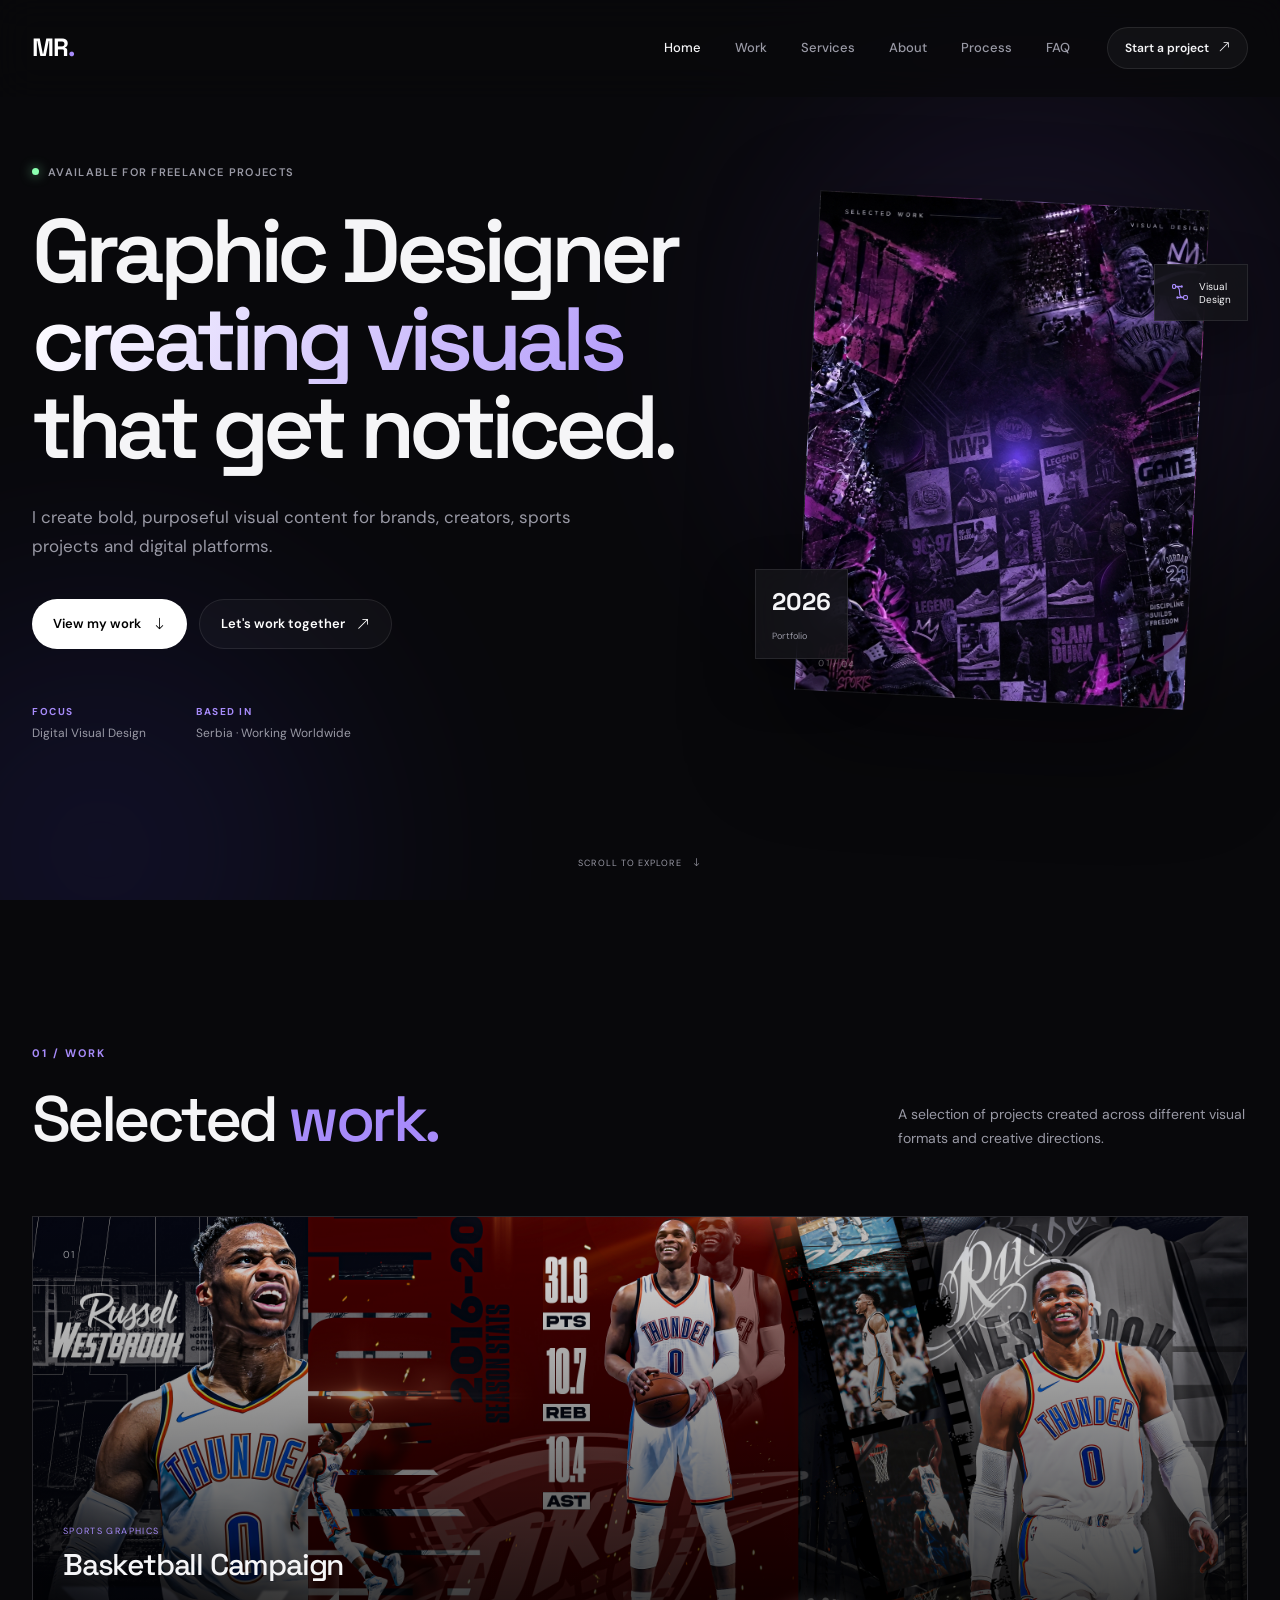
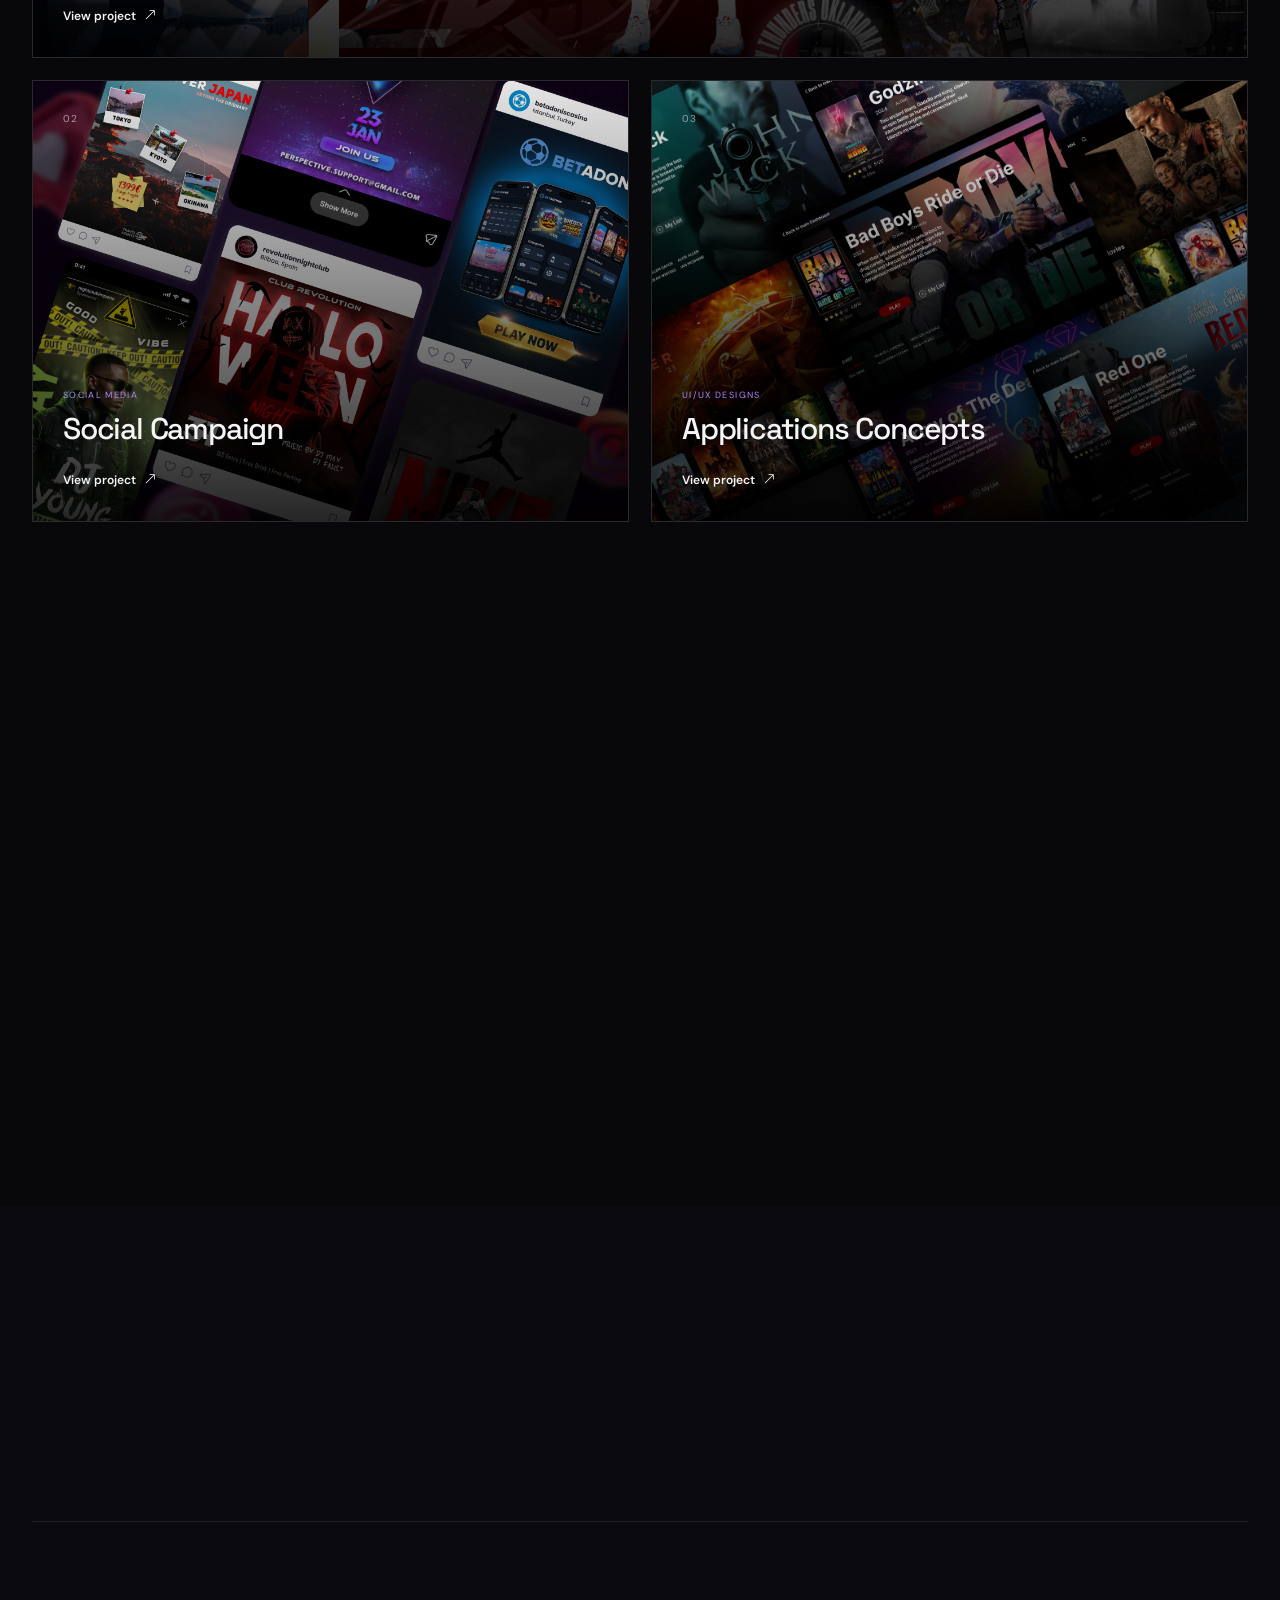
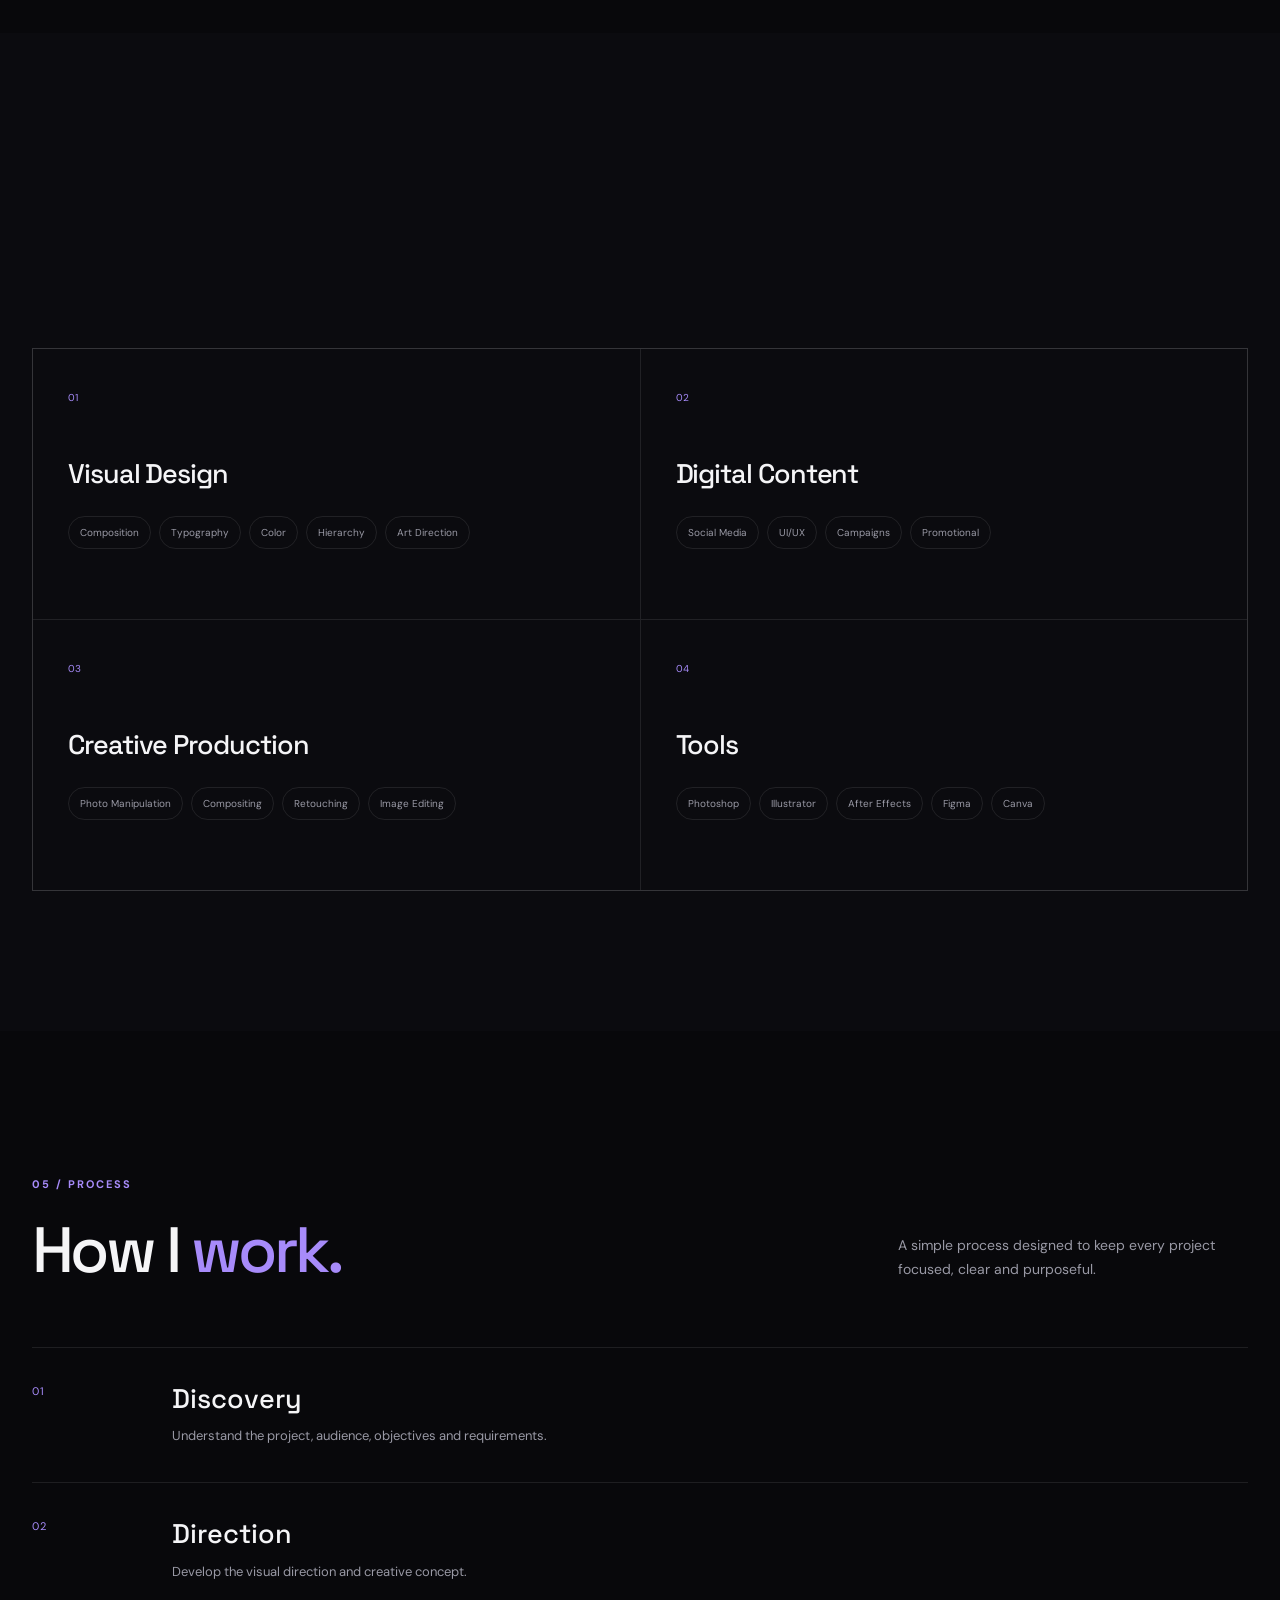
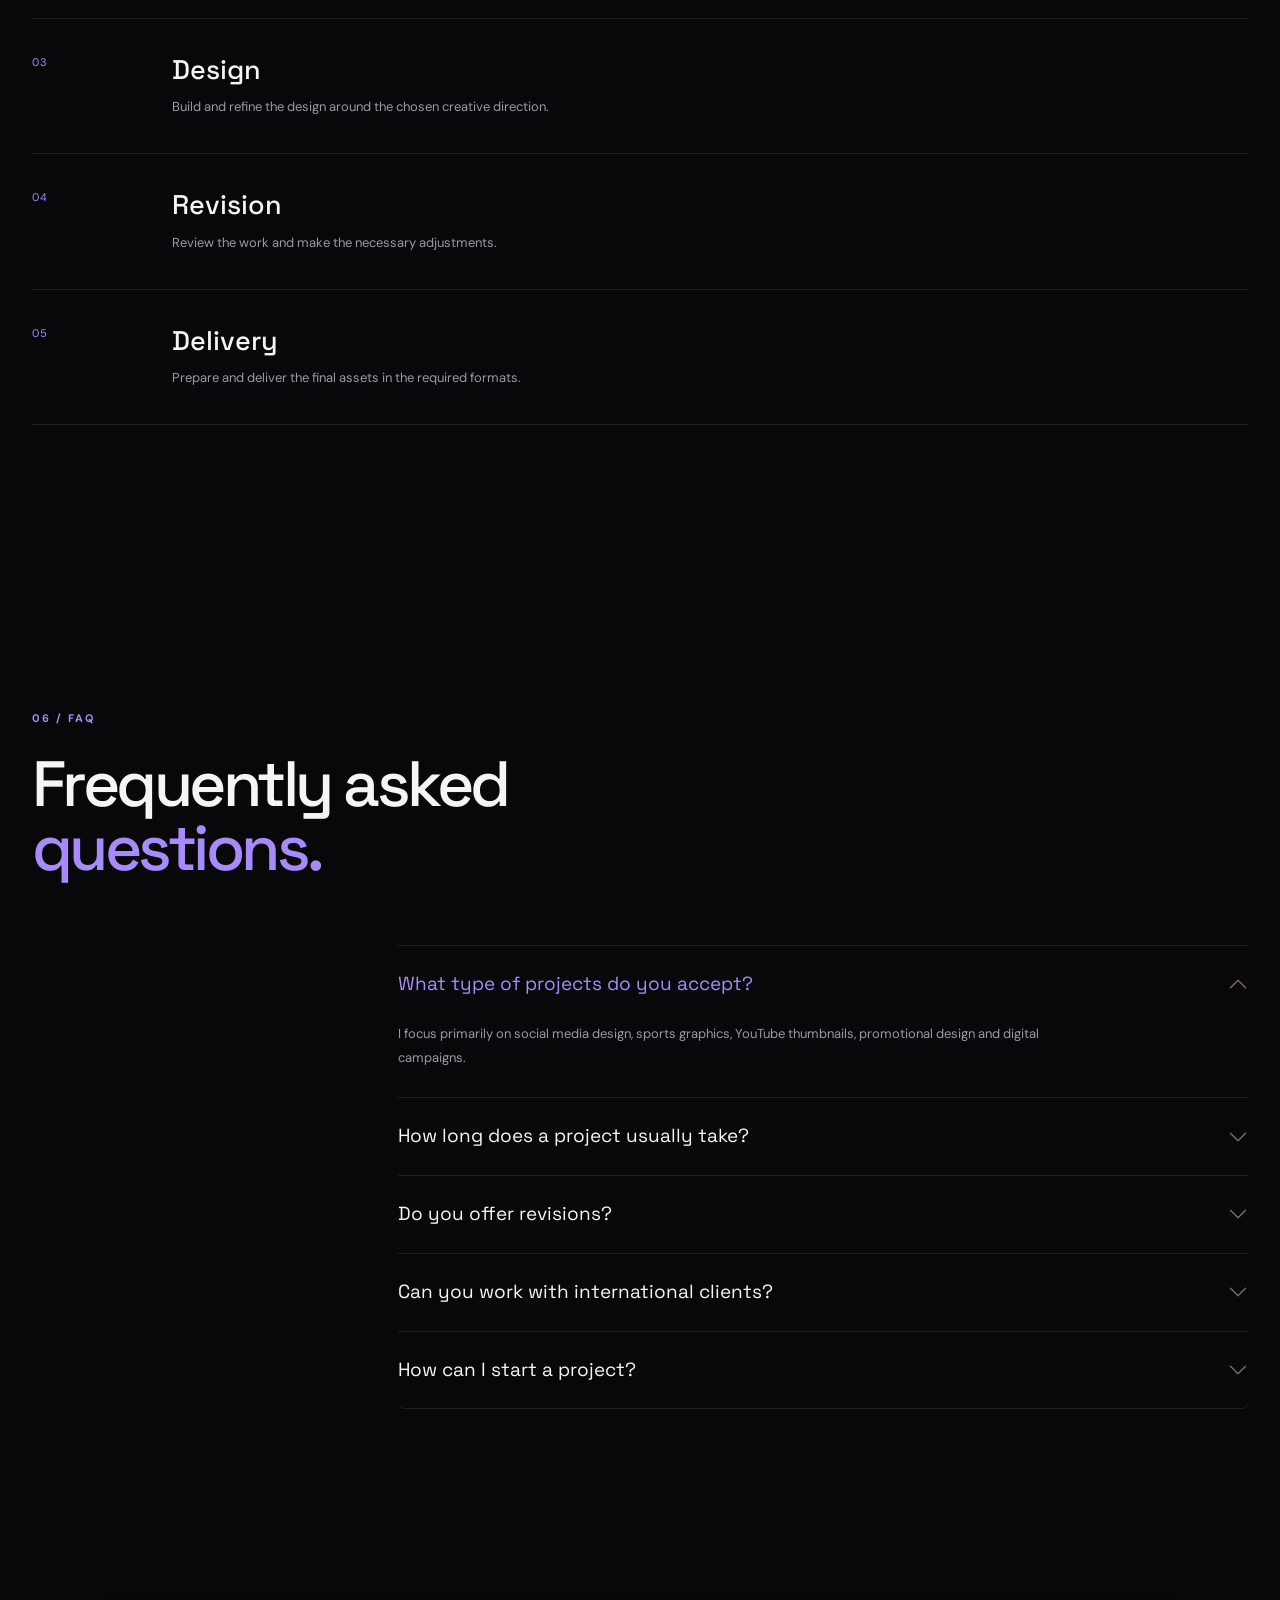
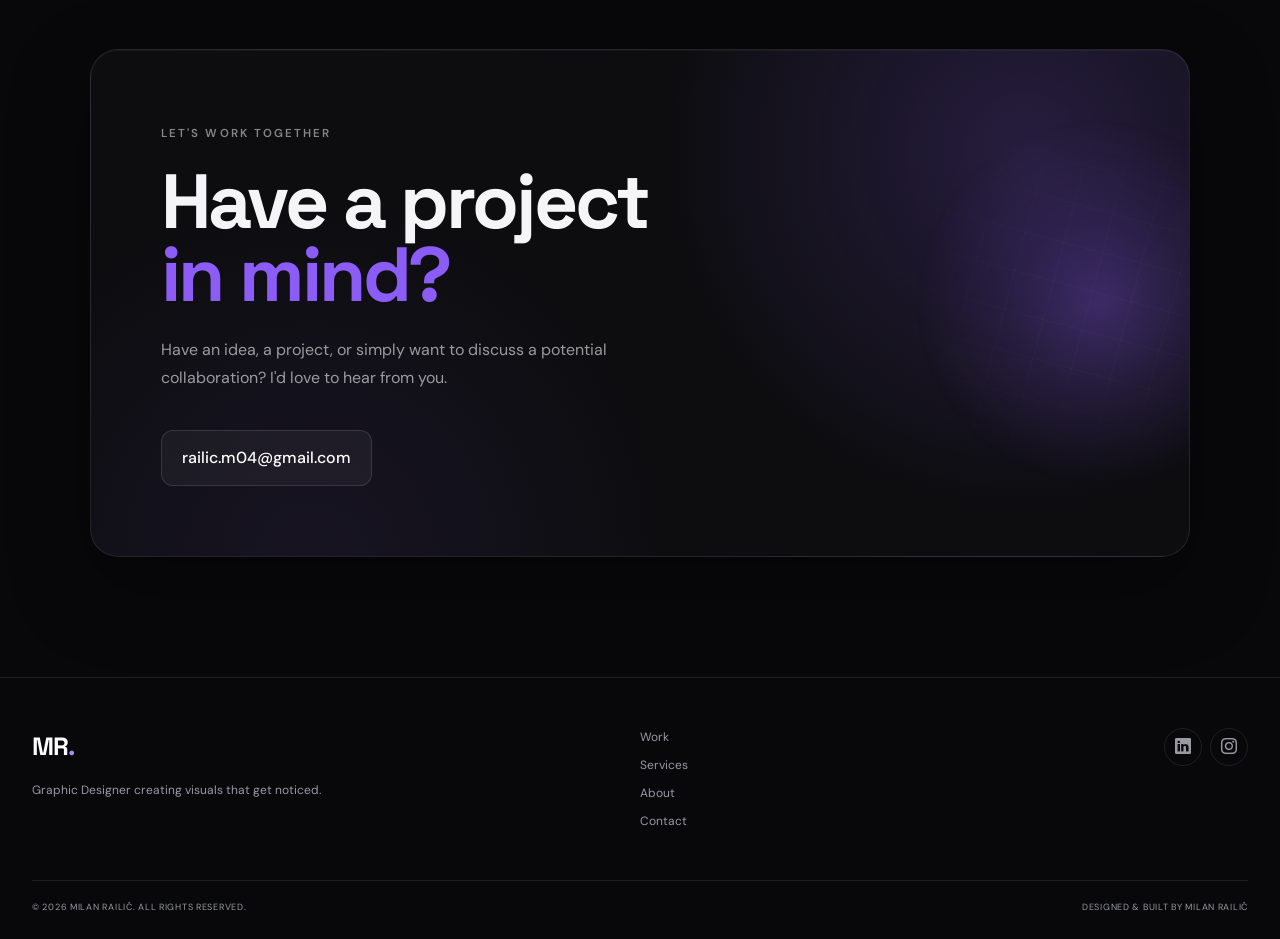
<file: index.html>
<!DOCTYPE html>
<html lang="en">
<head>
    <meta charset="UTF-8">

    <meta name="viewport" content="width=device-width, initial-scale=1.0">

    <meta name="description"
        content="Milan Railić — Graphic Designer specializing in social media design, sports graphics, YouTube thumbnails and digital visual content.">

    <meta name="author" content="Milan Railić">

    <meta property="og:title" content="Milan Railić — Graphic Designer">
    <meta property="og:description"
        content="Graphic Designer creating visuals that get noticed.">
    <meta property="og:type" content="website">

    <title>Milan Railić — Graphic Designer</title>

    <!-- Google Fonts -->
    <link rel="preconnect" href="https://fonts.googleapis.com">
    <link rel="preconnect" href="https://fonts.gstatic.com" crossorigin>

    <link
        href="https://fonts.googleapis.com/css2?family=DM+Sans:wght@400;500;600;700&family=Space+Grotesk:wght@400;500;600;700&display=swap"
        rel="stylesheet">

    <!-- Bootstrap -->
    <link
        href="https://cdn.jsdelivr.net/npm/bootstrap@5.3.3/dist/css/bootstrap.min.css"
        rel="stylesheet">

    <!-- Bootstrap Icons -->
    <link
        rel="stylesheet"
        href="https://cdn.jsdelivr.net/npm/bootstrap-icons@1.11.3/font/bootstrap-icons.min.css">

    <!-- Custom CSS -->
    <link rel="stylesheet" href="style.css">
</head>

<body>

    <!-- =========================
         NAVIGATION
    ========================== -->

    <nav class="navbar navbar-expand-lg fixed-top" id="mainNav">

        <div class="container">

            <a class="navbar-brand" href="#home">
                MR<span>.</span>
            </a>

            <button
                class="navbar-toggler"
                type="button"
                data-bs-toggle="collapse"
                data-bs-target="#navbarContent"
                aria-controls="navbarContent"
                aria-expanded="false"
                aria-label="Toggle navigation">

                <i class="bi bi-list"></i>

            </button>

            <div class="collapse navbar-collapse" id="navbarContent">

                <ul class="navbar-nav ms-auto align-items-lg-center">

                    <li class="nav-item">
                        <a class="nav-link active" href="#home">Home</a>
                    </li>

                    <li class="nav-item">
                        <a class="nav-link" href="#work">Work</a>
                    </li>

                    <li class="nav-item">
                        <a class="nav-link" href="#services">Services</a>
                    </li>

                    <li class="nav-item">
                        <a class="nav-link" href="#about">About</a>
                    </li>

                    <li class="nav-item">
                        <a class="nav-link" href="#process">Process</a>
                    </li>

                    <li class="nav-item">
                        <a class="nav-link" href="#faq">FAQ</a>
                    </li>

                    <li class="nav-item ms-lg-3 mt-3 mt-lg-0">
                        <a href="#contact" class="nav-cta">
                            Start a project
                            <i class="bi bi-arrow-up-right"></i>
                        </a>
                    </li>

                </ul>

            </div>

        </div>

    </nav>


    <!-- =========================
         HERO
    ========================== -->

    <main>

        <section class="hero-section" id="home">

            <div class="hero-glow hero-glow-one"></div>
            <div class="hero-glow hero-glow-two"></div>

            <div class="container">

                <div class="row align-items-center min-vh-100">

                    <div class="col-lg-7">

                        <div class="hero-content reveal">

                            <div class="eyebrow">
                                <span class="status-dot"></span>
                                Available for freelance projects
                            </div>

                            <h1>
                                Graphic Designer
                                <span>creating visuals</span>
                                that get noticed.
                            </h1>

                            <p class="hero-description">
                                I create bold, purposeful visual content for brands,
                                creators, sports projects and digital platforms.
                            </p>

                            <div class="hero-buttons">

                                <a href="#work" class="btn-primary-custom">
                                    View my work
                                    <i class="bi bi-arrow-down"></i>
                                </a>

                                <a href="#contact" class="btn-secondary-custom">
                                    Let's work together
                                    <i class="bi bi-arrow-up-right"></i>
                                </a>

                            </div>

                            <div class="hero-meta">

                                <div>
                                    <strong>Focus</strong>
                                    <span>Digital Visual Design</span>
                                </div>

                                <div>
                                    <strong>Based in</strong>
                                    <span>Serbia · Working Worldwide</span>
                                </div>

                            </div>

                        </div>

                    </div>


                    <!-- HERO VISUAL -->

                    <div class="col-lg-5">

                        <div class="hero-visual reveal delay-2">

                            <div class="visual-card visual-card-main">

                                <div class="visual-label">
                                    
                                </div>

                                <div class="visual-placeholder">
                                    
                                </div>

                                <div class="visual-card-footer">
                                    <span>01 / 04</span>
                                </div>

                            </div>

                            <div class="floating-card floating-card-one">
                                <i class="bi bi-bezier2"></i>
                                <span>Visual<br>Design</span>
                            </div>

                            <div class="floating-card floating-card-two">
                                <strong>2026</strong>
                                <span>Portfolio</span>
                            </div>

                        </div>

                    </div>

                </div>

            </div>

            <div class="scroll-indicator">
                <span>Scroll to explore</span>
                <i class="bi bi-arrow-down"></i>
            </div>

        </section>


        <!-- =========================
             SELECTED WORK
        ========================== -->

        <section class="section-padding" id="work">

            <div class="container">

                <div class="section-heading reveal">

                    <div>
                        <span class="section-number">01 / WORK</span>

                        <h2>
                            Selected <span>work.</span>
                        </h2>
                    </div>

                    <p>
                        A selection of projects created across different
                        visual formats and creative directions.
                    </p>

                </div>


                <!-- PROJECT GRID -->

                <div class="projects-grid">

                    <!-- PROJECT 1 -->

                    <article class="project-card project-large reveal">

                        <div class="project-image project-sports">

                            <div class="project-overlay">

                                <span>01</span>

                                <div>
                                    <span class="project-category">
                                        SPORTS GRAPHICS
                                    </span>

                                    <h3>
                                        Basketball Campaign
                                    </h3>

                                    <a href="work/work.html" class="project-link">
                                        View project
                                        <i class="bi bi-arrow-up-right"></i>
                                    </a>
                                </div>

                            </div>

                        </div>

                    </article>


                    <!-- PROJECT 2 -->

                    <article class="project-card reveal">

                        <div class="project-image project-social">

                            <div class="project-overlay">

                                <span>02</span>

                                <div>
                                    <span class="project-category">
                                        SOCIAL MEDIA
                                    </span>

                                    <h3>
                                        Social Campaign
                                    </h3>

                                    <a href="work/work.html" class="project-link">
                                        View project
                                        <i class="bi bi-arrow-up-right"></i>
                                    </a>
                                </div>

                            </div>

                        </div>

                    </article>


                    <!-- PROJECT 3 -->

                    <article class="project-card reveal">

                        <div class="project-image project-UI">

                            <div class="project-overlay">

                                <span>03</span>

                                <div>
                                    <span class="project-category">
                                        UI/UX DESIGNS
                                    </span>

                                    <h3>
                                        Applications Concepts
                                    </h3>

                                    <a href="work/work.html" class="project-link">
                                        View project
                                        <i class="bi bi-arrow-up-right"></i>
                                    </a>
                                </div>

                            </div>

                        </div>

                    </article>


                    <!-- PROJECT 4 -->

                    <article class="project-card project-wide reveal">

                        <div class="project-image project-promo">

                            <div class="project-overlay">

                                <span>04</span>

                                <div>
                                    <span class="project-category">
                                        PROMOTIONAL DESIGN
                                    </span>

                                    <h3>
                                        Digital Campaign
                                    </h3>

                                    <a href="work/work.html" class="project-link">
                                        View project
                                        <i class="bi bi-arrow-up-right"></i>
                                    </a>
                                </div>

                            </div>

                        </div>

                    </article>

                </div>

            </div>

        </section>


        <!-- =========================
             SERVICES
        ========================== -->

        <section class="section-padding services-section" id="services">

            <div class="container">

                <div class="section-heading reveal">

                    <div>
                        <span class="section-number">02 / SERVICES</span>

                        <h2>
                            What I can <span>help with.</span>
                        </h2>
                    </div>

                    <p>
                        Visual design services built around clear objectives,
                        strong concepts and purposeful communication.
                    </p>

                </div>


                <div class="services-list">

                    <!-- SERVICE -->

                    <div class="service-item reveal">

                        <div class="service-number">
                            01
                        </div>

                        <div class="service-main">

                            <h3>Social Media Design</h3>

                            <p>
                                Social media posts, campaigns, promotional
                                graphics and visual content designed for
                                digital platforms.
                            </p>

                        </div>

                        <div class="service-icon">
                            <i class="bi bi-grid-1x2"></i>
                        </div>

                    </div>


                    <div class="service-item reveal">

                        <div class="service-number">
                            02
                        </div>

                        <div class="service-main">

                            <h3>Sports Graphics</h3>

                            <p>
                                Matchday graphics, player announcements,
                                results, promotional visuals and sports campaigns.
                            </p>

                        </div>

                        <div class="service-icon">
                            <i class="bi bi-trophy"></i>
                        </div>

                    </div>


                    <div class="service-item reveal">

                        <div class="service-number">
                            03
                        </div>

                        <div class="service-main">

                            <h3>UI/UX Design</h3>

                            <p>
                                High-impact UI/UX designs focused on clarity, 
                                user flow and turning complex user needs 
                                into intuitive digital experiences.
                            </p>

                        </div>

                        <div class="service-icon">
                            <i class="bi bi-columns-gap"></i>
                        </div>

                    </div>


                    <div class="service-item reveal">

                        <div class="service-number">
                            04
                        </div>

                        <div class="service-main">

                            <h3>Promotional Design</h3>

                            <p>
                                Digital advertisements, posters, promotional
                                campaigns and marketing visuals.
                            </p>

                        </div>

                        <div class="service-icon">
                            <i class="bi bi-megaphone"></i>
                        </div>

                    </div>

                    <div class="service-item reveal">

                        <div class="service-number">
                            05
                        </div>

                        <div class="service-main">

                            <h3>Key Art Design</h3>

                            <p>
                                High-impact poster designs focused on visual hierarchy, 
                                striking composition, and communicating the core message with impact.
                            </p>

                        </div>

                        <div class="service-icon">
                            <i class="bi bi-gem"></i>
                        </div>

                    </div>

                </div>

            </div>

        </section>


        <!-- =========================
             ABOUT
        ========================== -->

        <section class="section-padding" id="about">

            <div class="container">

                <div class="row g-5 align-items-center">

                    <div class="col-lg-5">

                        <div class="about-image reveal">

                            <div class="about-image-content">

                               

                                <div>
                                    <small>GRAPHIC</small>
                                    <strong>DESIGNER</strong>
                                </div>

                            </div>

                        </div>

                    </div>


                    <div class="col-lg-7">

                        <div class="about-content reveal">

                            <span class="section-number">
                                03 / ABOUT
                            </span>

                            <h2>
                                Design with a purpose,
                                <span>not just decoration.</span>
                            </h2>

                            <p>
                                I'm a self-taught graphic designer focused on
                                creating visual content for digital platforms,
                                brands and creators.
                            </p>

                            <p>
                                My work combines composition, typography,
                                imagery and visual storytelling to create
                                designs that are not only visually appealing,
                                but built around a clear purpose.
                            </p>


                            <div class="about-stats">

                                <div>
                                    <strong>05+</strong>
                                    <span>Design Areas</span>
                                </div>

                                <div>
                                    <strong>2026</strong>
                                    <span>Creative Focus</span>
                                </div>

                                <div>
                                    <strong>∞</strong>
                                    <span>Ideas to Explore</span>
                                </div>

                            </div>

                        </div>

                    </div>

                </div>

            </div>

        </section>


        <!-- =========================
             EXPERTISE
        ========================== -->

        <section class="section-padding expertise-section">

            <div class="container">

                <div class="section-heading reveal">

                    <div>
                        <span class="section-number">04 / EXPERTISE</span>

                        <h2>
                            What I <span>do.</span>
                        </h2>
                    </div>

                </div>


                <div class="expertise-grid">

                    <div class="expertise-card reveal">

                        <span>01</span>

                        <h3>Visual Design</h3>

                        <div class="skill-tags">

                            <span>Composition</span>
                            <span>Typography</span>
                            <span>Color</span>
                            <span>Hierarchy</span>
                            <span>Art Direction</span>

                        </div>

                    </div>


                    <div class="expertise-card reveal">

                        <span>02</span>

                        <h3>Digital Content</h3>

                        <div class="skill-tags">

                            <span>Social Media</span>
                            <span>UI/UX</span>
                            <span>Campaigns</span>
                            <span>Promotional</span>

                        </div>

                    </div>


                    <div class="expertise-card reveal">

                        <span>03</span>

                        <h3>Creative Production</h3>

                        <div class="skill-tags">

                            <span>Photo Manipulation</span>
                            <span>Compositing</span>
                            <span>Retouching</span>
                            <span>Image Editing</span>

                        </div>

                    </div>


                    <div class="expertise-card reveal">

                        <span>04</span>

                        <h3>Tools</h3>

                        <div class="skill-tags">

                            <span>Photoshop</span>
                            <span>Illustrator</span>
                            <span>After Effects</span>
                            <span>Figma</span>
                            <span>Canva</span>

                        </div>

                    </div>

                </div>

            </div>

        </section>


        <!-- =========================
             PROCESS
        ========================== -->

        <section class="section-padding process-section" id="process">

            <div class="container">

                <div class="section-heading reveal">

                    <div>
                        <span class="section-number">05 / PROCESS</span>

                        <h2>
                            How I <span>work.</span>
                        </h2>
                    </div>

                    <p>
                        A simple process designed to keep every project
                        focused, clear and purposeful.
                    </p>

                </div>


                <div class="process-list">

                    <div class="process-item reveal">

                        <div class="process-number">
                            01
                        </div>

                        <div>
                            <h3>Discovery</h3>

                            <p>
                                Understand the project, audience,
                                objectives and requirements.
                            </p>
                        </div>

                    </div>


                    <div class="process-item reveal">

                        <div class="process-number">
                            02
                        </div>

                        <div>
                            <h3>Direction</h3>

                            <p>
                                Develop the visual direction and
                                creative concept.
                            </p>
                        </div>

                    </div>


                    <div class="process-item reveal">

                        <div class="process-number">
                            03
                        </div>

                        <div>
                            <h3>Design</h3>

                            <p>
                                Build and refine the design around
                                the chosen creative direction.
                            </p>
                        </div>

                    </div>


                    <div class="process-item reveal">

                        <div class="process-number">
                            04
                        </div>

                        <div>
                            <h3>Revision</h3>

                            <p>
                                Review the work and make the necessary
                                adjustments.
                            </p>
                        </div>

                    </div>


                    <div class="process-item reveal">

                        <div class="process-number">
                            05
                        </div>

                        <div>
                            <h3>Delivery</h3>

                            <p>
                                Prepare and deliver the final assets
                                in the required formats.
                            </p>
                        </div>

                    </div>

                </div>

            </div>

        </section>


        <!-- =========================
             FAQ
        ========================== -->

        <section class="section-padding" id="faq">

            <div class="container">

                <div class="section-heading reveal">

                    <div>
                        <span class="section-number">06 / FAQ</span>

                        <h2>
                            Frequently asked <span>questions.</span>
                        </h2>
                    </div>

                </div>


                <div class="faq-wrapper reveal">

                    <div class="accordion" id="faqAccordion">


                        <div class="accordion-item">

                            <h3 class="accordion-header">

                                <button
                                    class="accordion-button"
                                    type="button"
                                    data-bs-toggle="collapse"
                                    data-bs-target="#faqOne">

                                    What type of projects do you accept?

                                </button>

                            </h3>

                            <div
                                id="faqOne"
                                class="accordion-collapse collapse show"
                                data-bs-parent="#faqAccordion">

                                <div class="accordion-body">

                                    I focus primarily on social media design,
                                    sports graphics, YouTube thumbnails,
                                    promotional design and digital campaigns.

                                </div>

                            </div>

                        </div>


                        <div class="accordion-item">

                            <h3 class="accordion-header">

                                <button
                                    class="accordion-button collapsed"
                                    type="button"
                                    data-bs-toggle="collapse"
                                    data-bs-target="#faqTwo">

                                    How long does a project usually take?

                                </button>

                            </h3>

                            <div
                                id="faqTwo"
                                class="accordion-collapse collapse"
                                data-bs-parent="#faqAccordion">

                                <div class="accordion-body">

                                    Project timelines depend on the scope,
                                    number of deliverables and revision
                                    requirements. A timeline will be agreed
                                    before the project begins.

                                </div>

                            </div>

                        </div>


                        <div class="accordion-item">

                            <h3 class="accordion-header">

                                <button
                                    class="accordion-button collapsed"
                                    type="button"
                                    data-bs-toggle="collapse"
                                    data-bs-target="#faqThree">

                                    Do you offer revisions?

                                </button>

                            </h3>

                            <div
                                id="faqThree"
                                class="accordion-collapse collapse"
                                data-bs-parent="#faqAccordion">

                                <div class="accordion-body">

                                    Yes. The number of included revisions can
                                    be agreed depending on the project.

                                </div>

                            </div>

                        </div>


                        <div class="accordion-item">

                            <h3 class="accordion-header">

                                <button
                                    class="accordion-button collapsed"
                                    type="button"
                                    data-bs-toggle="collapse"
                                    data-bs-target="#faqFour">

                                    Can you work with international clients?

                                </button>

                            </h3>

                            <div
                                id="faqFour"
                                class="accordion-collapse collapse"
                                data-bs-parent="#faqAccordion">

                                <div class="accordion-body">

                                    Yes. I'm available for remote projects
                                    and can work with clients internationally.

                                </div>

                            </div>

                        </div>


                        <div class="accordion-item">

                            <h3 class="accordion-header">

                                <button
                                    class="accordion-button collapsed"
                                    type="button"
                                    data-bs-toggle="collapse"
                                    data-bs-target="#faqFive">

                                    How can I start a project?

                                </button>

                            </h3>

                            <div
                                id="faqFive"
                                class="accordion-collapse collapse"
                                data-bs-parent="#faqAccordion">

                                <div class="accordion-body">

                                    Send me a project inquiry through the
                                    contact form below. Include as much
                                    information as possible and I'll get back
                                    to you.

                                </div>

                            </div>

                        </div>

                    </div>

                </div>

            </div>

        </section>


        <!-- =========================
             CONTACT
        ========================== -->

     <section id="contact" class="contact-section">

        <div class="contact-card">

            <div class="contact-card-content">

                <span class="contact-eyebrow">LET'S WORK TOGETHER</span>

                <h2>
                    Have a project<br>
                    <span>in mind?</span>
                </h2>

                <p>
                    Have an idea, a project, or simply want to discuss
                    a potential collaboration? I'd love to hear from you.
                </p>

                <a href="mailto:YOUR_EMAIL@example.com" class="contact-email">
                    <span>YOUR_EMAIL@example.com</span>
                    <i class="bi bi-arrow-up-right"></i>
                </a>

            </div>

            <div class="contact-card-decoration">
                <div class="contact-orb"></div>
                <div class="contact-grid"></div>
            </div>

        </div>

    </section>

    </main>


    <!-- =========================
         FOOTER
    ========================== -->

    <footer>

        <div class="container">

            <div class="footer-top">

                <div>

                    <a href="#home" class="footer-logo">
                        MR<span>.</span>
                    </a>

                    <p>
                        Graphic Designer creating visuals
                        that get noticed.
                    </p>

                </div>


                <div class="footer-links">

                    <a href="#work">Work</a>
                    <a href="#services">Services</a>
                    <a href="#about">About</a>
                    <a href="#contact">Contact</a>

                </div>


                <div class="social-links">

                   <!--<a href="#" aria-label="Behance">
                        <i class="bi bi-behance"></i>
                    </a>--> 

                    <a href="https://www.linkedin.com/in/milan-railić-548990418/" aria-label="LinkedIn">
                        <i class="bi bi-linkedin"></i>
                    </a>

                    <a href="https://www.instagram.com/_formatless/?hl=en" aria-label="Instagram">
                        <i class="bi bi-instagram"></i>
                    </a>

                </div>

            </div>


            <div class="footer-bottom">

                <span>
                    © 2026 Milan Railić. All rights reserved.
                </span>

                <span>
                    Designed & built by Milan Railić
                </span>

            </div>

        </div>

    </footer>


    <!-- Bootstrap JS -->

    <script
        src="https://cdn.jsdelivr.net/npm/bootstrap@5.3.3/dist/js/bootstrap.bundle.min.js">
    </script>

    <!-- Custom JS -->

    <script src="script.js"></script>

</body>
</html>
</file>
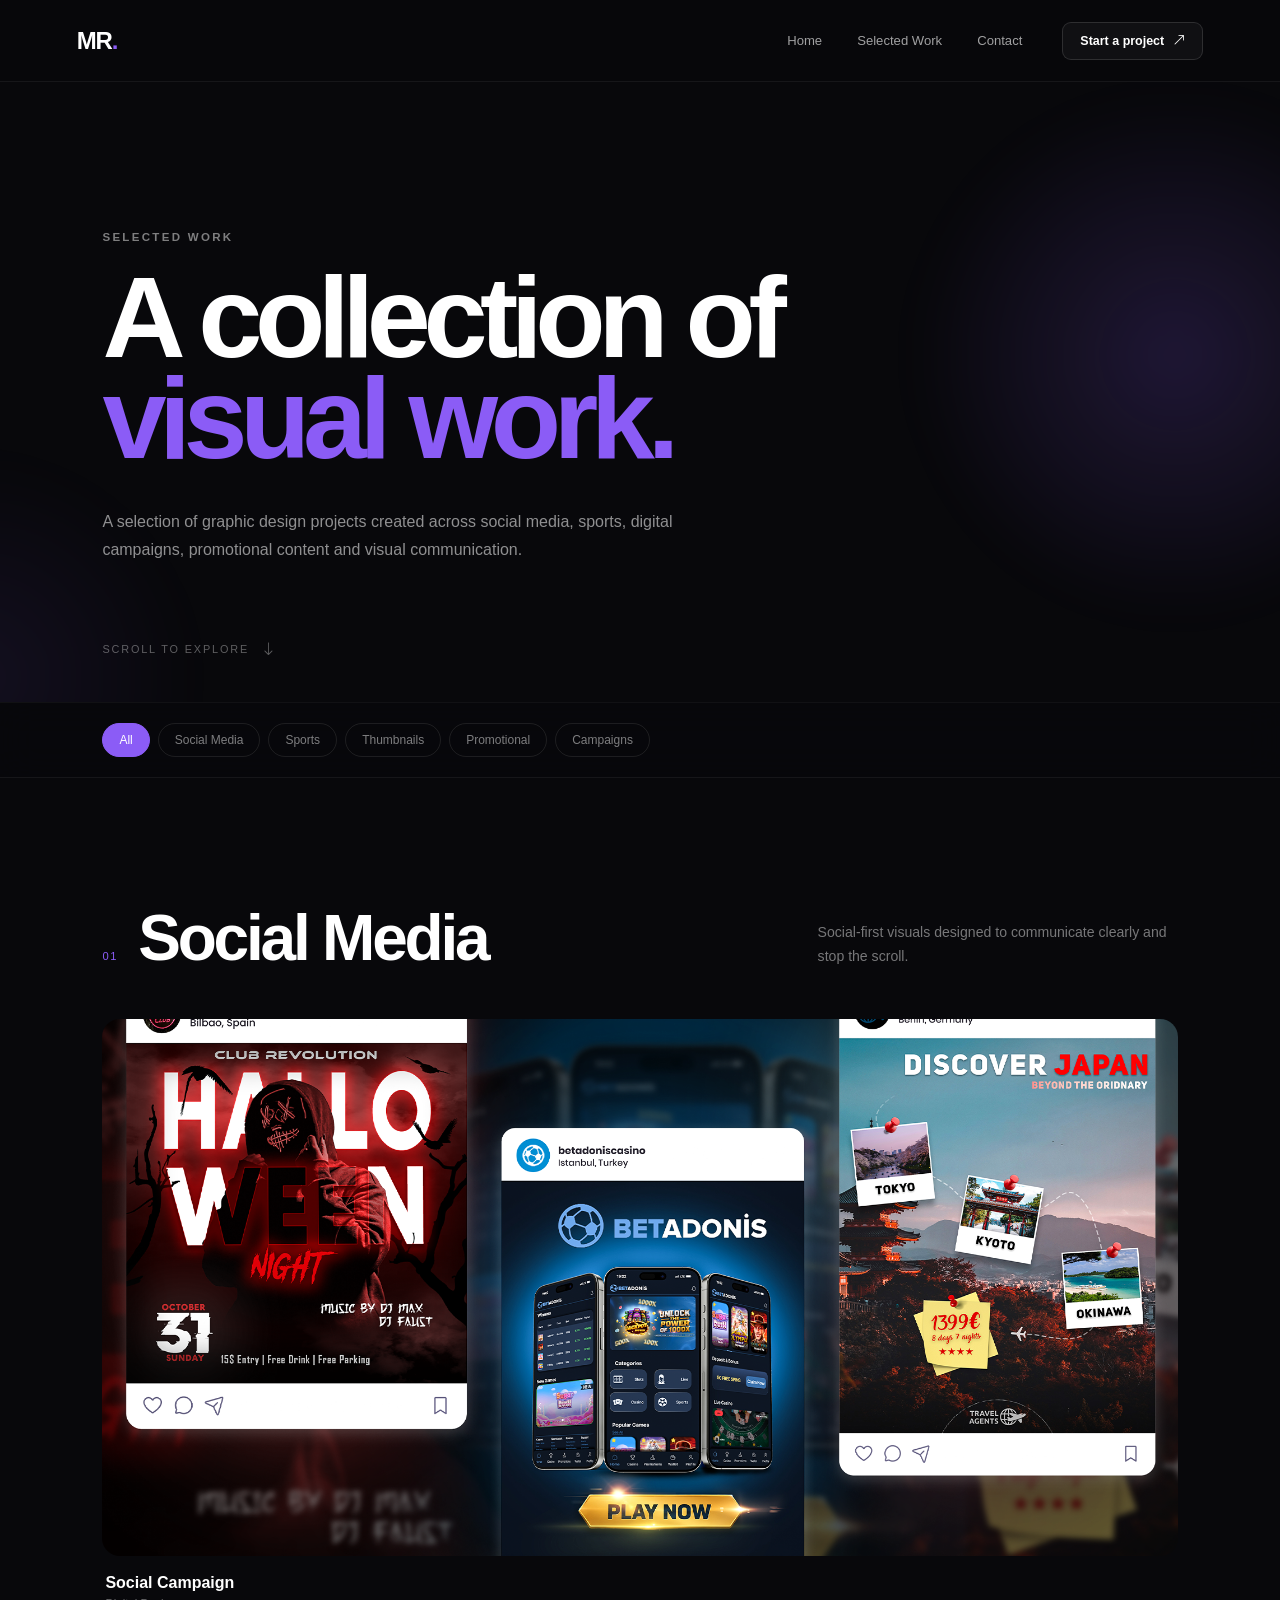
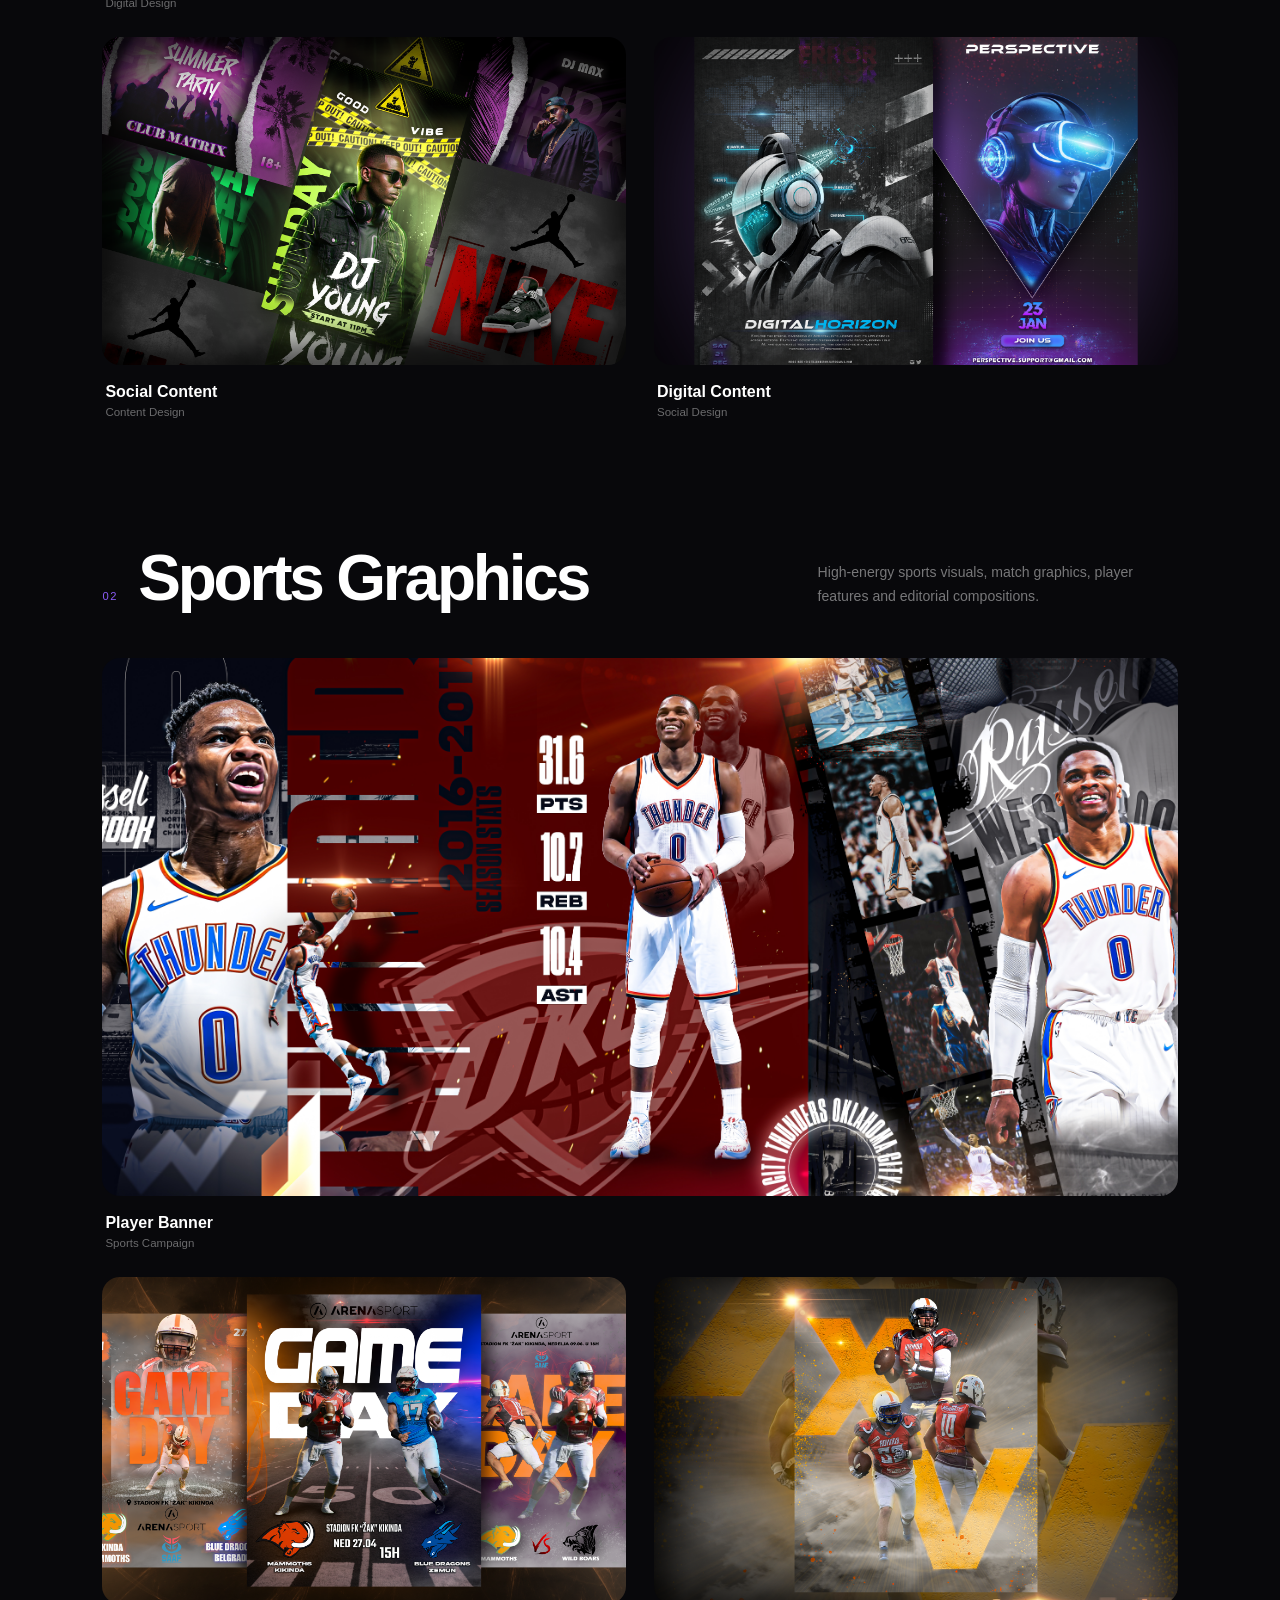
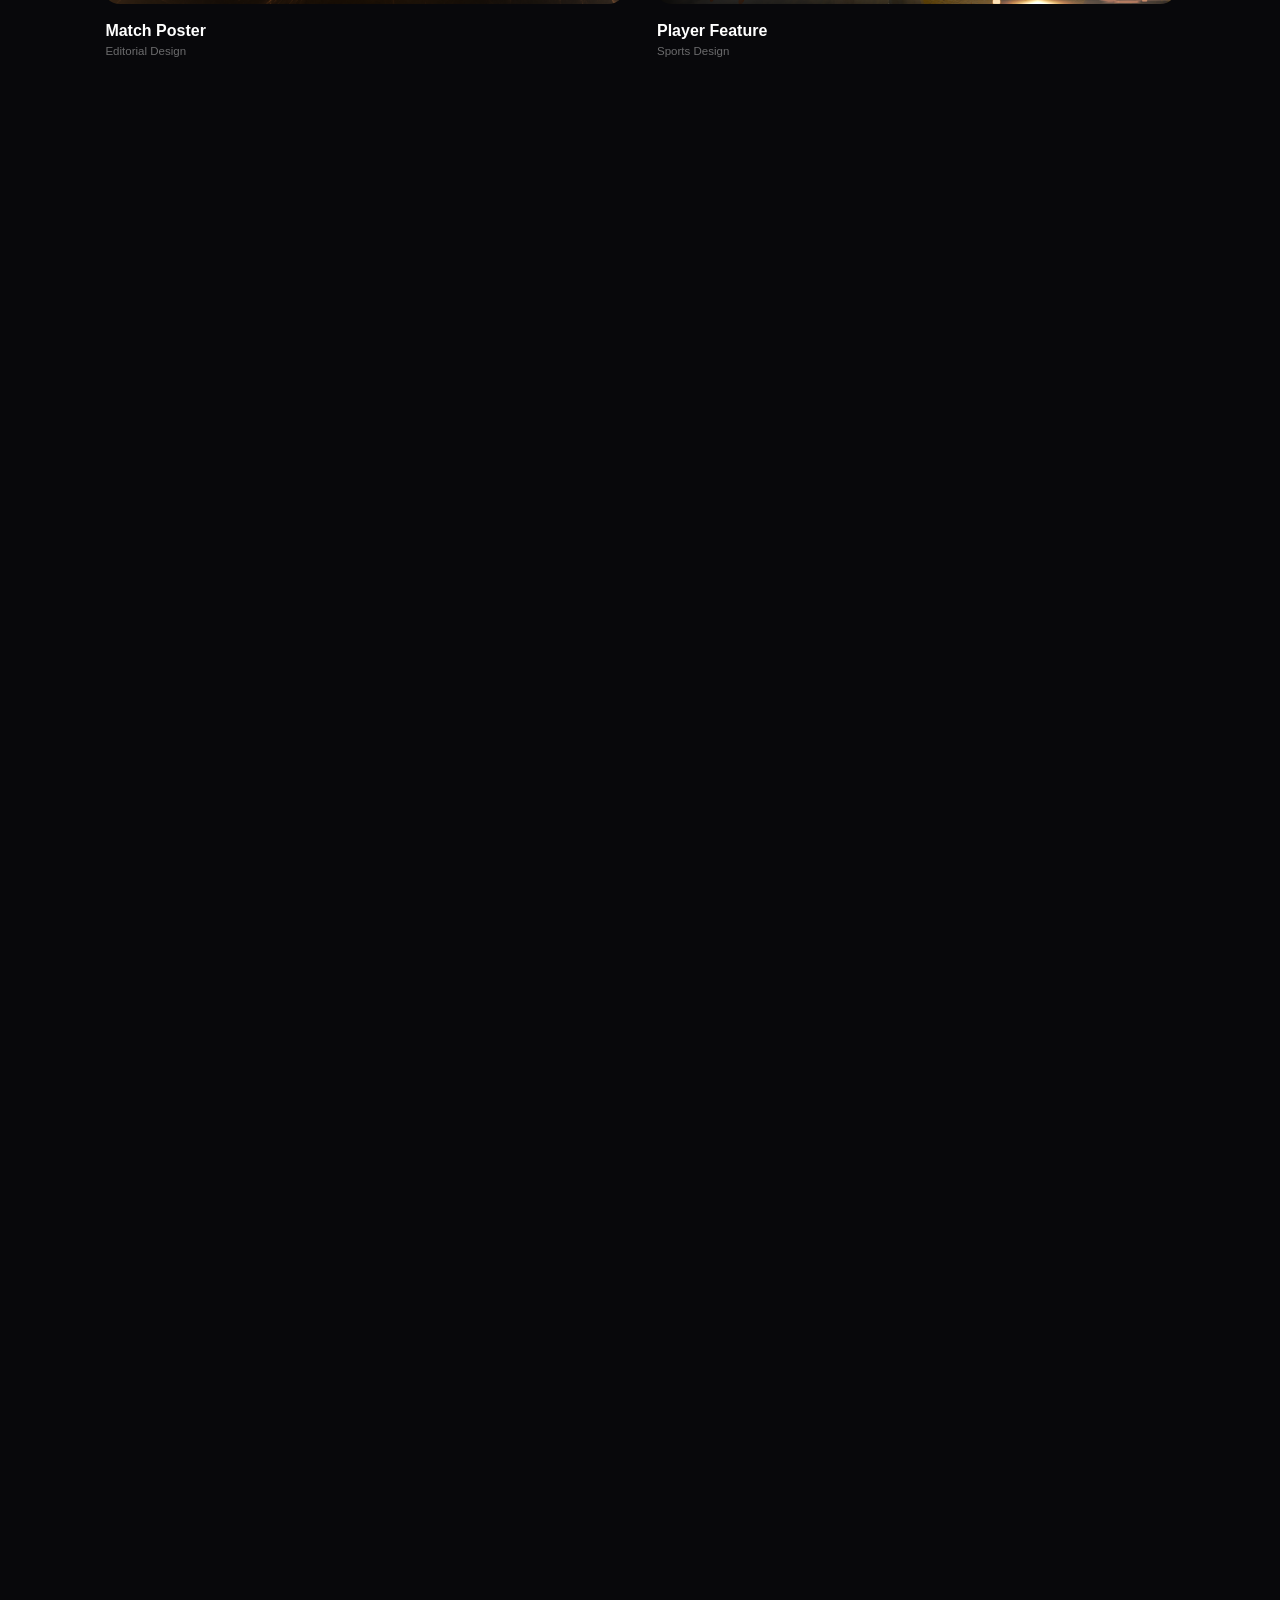
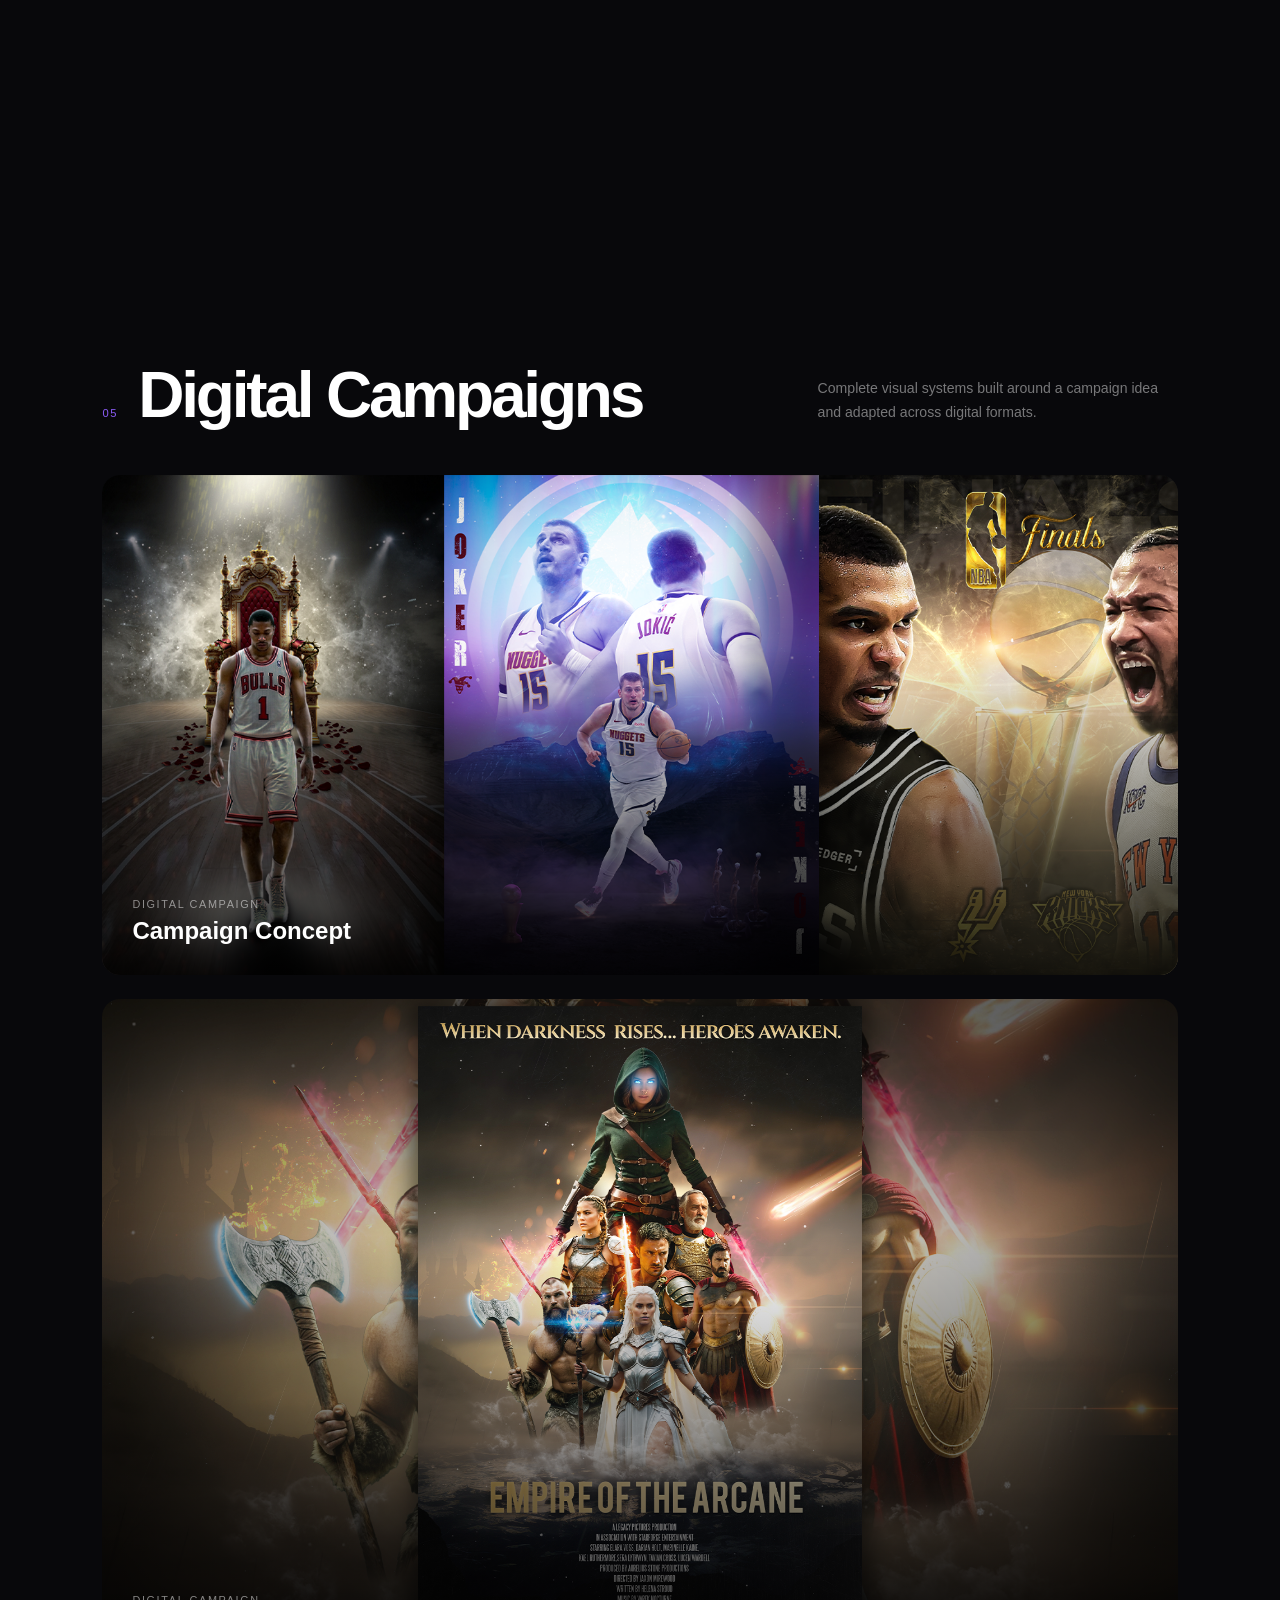
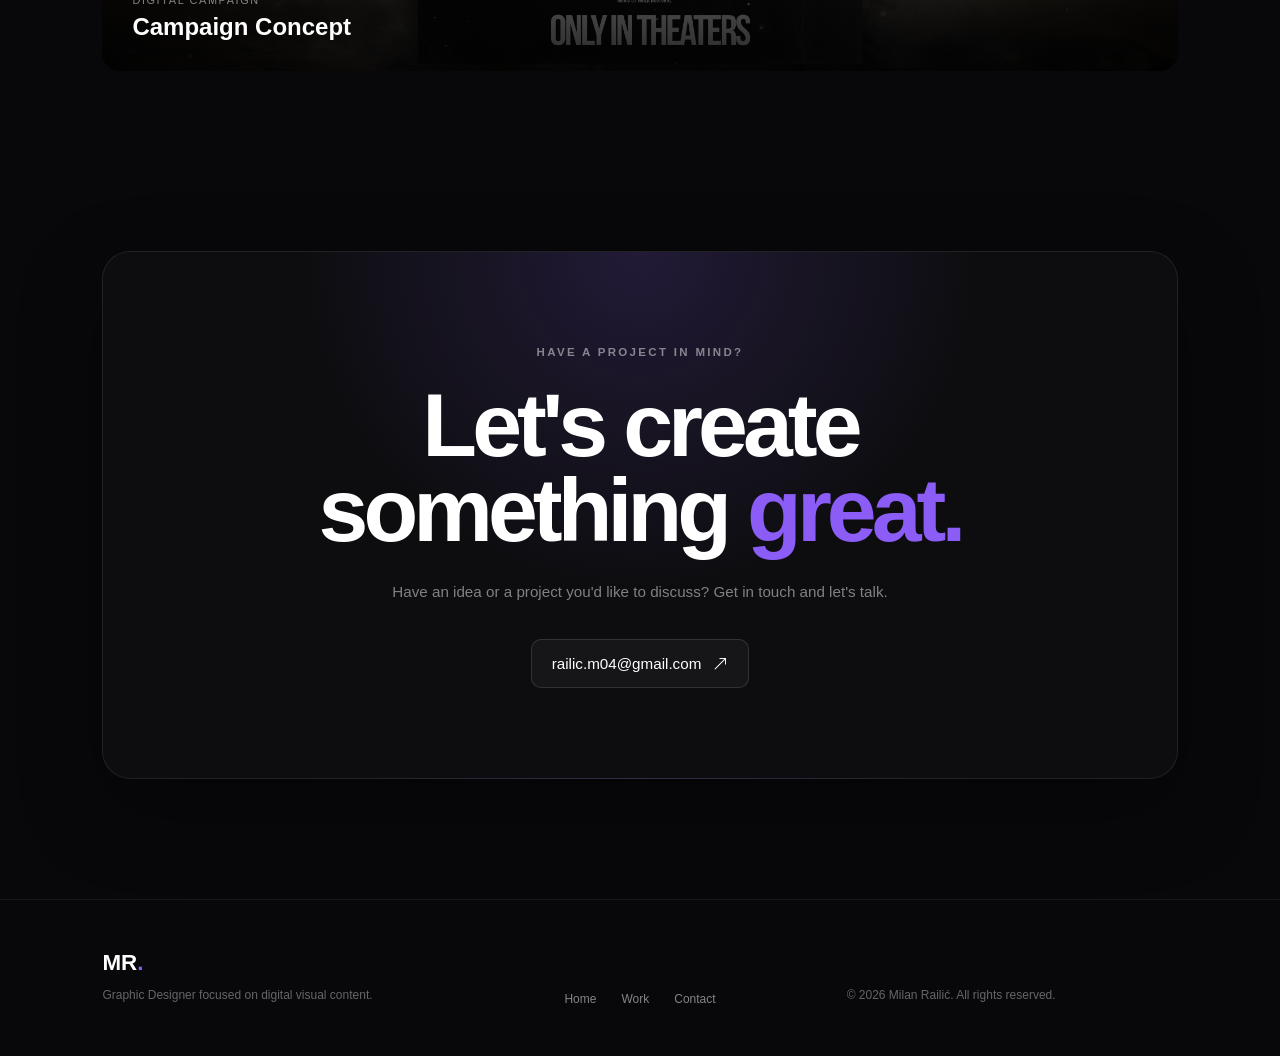
<file: work/work.html>
<!DOCTYPE html>
<html lang="en">

<head>
    <meta charset="UTF-8">

    <meta
        name="viewport"
        content="width=device-width, initial-scale=1.0"
    >

    <meta
        name="description"
        content="Selected graphic design work by Milan Railić."
    >

    <title>Selected Work — Milan Railić</title>

    <!-- Bootstrap Icons -->
    <link
        rel="stylesheet"
        href="https://cdn.jsdelivr.net/npm/bootstrap-icons@1.11.3/font/bootstrap-icons.min.css"
    >

    <!-- Work Page CSS -->
    <link rel="stylesheet" href="work.css">
</head>

<body>

    <!-- =========================================
         NAVIGATION
    ========================================== -->

    <nav class="work-nav">

        <a href="index.html" class="work-logo">
            MR<span>.</span>
        </a>

        <div class="work-nav-links">

            <a href="../index.html">
                Home
            </a>

            <a href="#work">
                Selected Work
            </a>

            <a href="#contact">
                Contact
            </a>

        </div>

        <a href="#contact" class="nav-cta">
            Start a project
            <i class="bi bi-arrow-up-right"></i>
        </a>

        <button
            class="mobile-menu-toggle"
            id="mobileMenuToggle"
            aria-label="Open navigation"
        >
            <i class="bi bi-list"></i>
        </button>

    </nav>


    <!-- =========================================
         MOBILE NAVIGATION
    ========================================== -->

    <div class="mobile-menu" id="mobileMenu">

        <a href="index.html">
            Home
        </a>

        <a href="#work">
            Selected Work
        </a>

        <a href="#contact">
            Contact
        </a>

        <a href="#contact" class="mobile-menu-cta">
            Start a project
            <i class="bi bi-arrow-up-right"></i>
        </a>

    </div>


    <!-- =========================================
         HERO
    ========================================== -->

    <header class="work-hero">

        <div class="hero-glow hero-glow-one"></div>
        <div class="hero-glow hero-glow-two"></div>

        <div class="hero-content">

            <span class="section-eyebrow">
                SELECTED WORK
            </span>

            <h1>
                A collection of
                <span>visual work.</span>
            </h1>

            <p>
                A selection of graphic design projects created across
                social media, sports, digital campaigns, promotional
                content and visual communication.
            </p>

        </div>

        <div class="hero-scroll">

            <span>
                SCROLL TO EXPLORE
            </span>

            <i class="bi bi-arrow-down"></i>

        </div>

    </header>


    <!-- =========================================
         WORK
    ========================================== -->

    <main id="work">

        <!-- FILTERS -->

        <section class="work-controls">

            <div class="work-filter">

                <button
                    class="filter-btn active"
                    data-filter="all"
                >
                    All
                </button>

                <button
                    class="filter-btn"
                    data-filter="social"
                >
                    Social Media
                </button>

                <button
                    class="filter-btn"
                    data-filter="sports"
                >
                    Sports
                </button>

                <button
                    class="filter-btn"
                    data-filter="thumbnails"
                >
                    Thumbnails
                </button>

                <button
                    class="filter-btn"
                    data-filter="promotional"
                >
                    Promotional
                </button>

                <button
                    class="filter-btn"
                    data-filter="campaigns"
                >
                    Campaigns
                </button>

            </div>

        </section>


        <!-- =====================================
             SOCIAL MEDIA
        ====================================== -->

        <section
            class="work-category"
            data-category-section="social"
        >

            <div class="category-heading">

                <div>

                    <span class="category-number">
                        01
                    </span>

                    <h2>
                        Social Media
                    </h2>

                </div>

                <p>
                    Social-first visuals designed to communicate
                    clearly and stop the scroll.
                </p>

            </div>


            <div class="work-grid social-grid">

                <article
                    class="work-card work-card-large"
                    data-category="social"
                >

                    <div class="work-image">

                        <img
                            src="assets/socialmedia.png"
                            alt="Social media design project"
                        >

                        <div class="image-overlay">

                            <span>
                                Social Media
                            </span>

                            <i class="bi bi-arrow-up-right"></i>

                        </div>

                    </div>

                    <div class="work-info">

                        <h3>
                            Social Campaign
                        </h3>

                        <span>
                            Digital Design
                        </span>

                    </div>

                </article>


                <article
                    class="work-card"
                    data-category="social"
                >

                    <div class="work-image">

                        <img
                            src="assets/socialcontent.png"
                            alt="Social media graphic design"
                        >

                        <div class="image-overlay">

                            <span>
                                Social Media
                            </span>

                            <i class="bi bi-arrow-up-right"></i>

                        </div>

                    </div>

                    <div class="work-info">

                        <h3>
                            Social Content
                        </h3>

                        <span>
                            Content Design
                        </span>

                    </div>

                </article>


                <article
                    class="work-card"
                    data-category="social"
                >

                    <div class="work-image">

                        <img
                            src="assets/digital.png"
                            alt="Social media campaign design"
                        >

                        <div class="image-overlay">

                            <span>
                                Social Media
                            </span>

                            <i class="bi bi-arrow-up-right"></i>

                        </div>

                    </div>

                    <div class="work-info">

                        <h3>
                            Digital Content
                        </h3>

                        <span>
                            Social Design
                        </span>

                    </div>

                </article>

            </div>

        </section>


        <!-- =====================================
             SPORTS
        ====================================== -->

        <section
            class="work-category"
            data-category-section="sports"
        >

            <div class="category-heading">

                <div>

                    <span class="category-number">
                        02
                    </span>

                    <h2>
                        Sports Graphics
                    </h2>

                </div>

                <p>
                    High-energy sports visuals, match graphics,
                    player features and editorial compositions.
                </p>

            </div>


            <div class="work-grid sports-grid">

                <article
                    class="work-card work-card-featured"
                    data-category="sports"
                >

                    <div class="work-image">

                        <img
                            src="assets/Westbrook.jpg"
                            alt="Sports graphic design"
                        >

                        <div class="image-overlay">

                            <span>
                                Sports
                            </span>

                            <i class="bi bi-arrow-up-right"></i>

                        </div>

                    </div>

                    <div class="work-info">

                        <h3>
                            Player Banner
                        </h3>

                        <span>
                            Sports Campaign
                        </span>

                    </div>

                </article>


                <article
                    class="work-card"
                    data-category="sports"
                >

                    <div class="work-image">

                        <img
                            src="assets/matchposter.png"
                            alt="Sports poster design"
                        >

                        <div class="image-overlay">

                            <span>
                                Sports
                            </span>

                            <i class="bi bi-arrow-up-right"></i>

                        </div>

                    </div>

                    <div class="work-info">

                        <h3>
                            Match Poster
                        </h3>

                        <span>
                            Editorial Design
                        </span>

                    </div>

                </article>


                <article
                    class="work-card"
                    data-category="sports"
                >

                    <div class="work-image">

                        <img
                            src="assets/player.png"
                            alt="Sports player graphic"
                        >

                        <div class="image-overlay">

                            <span>
                                Sports
                            </span>

                            <i class="bi bi-arrow-up-right"></i>

                        </div>

                    </div>

                    <div class="work-info">

                        <h3>
                            Player Feature
                        </h3>

                        <span>
                            Sports Design
                        </span>

                    </div>

                </article>

            </div>

        </section>


        <!-- =====================================
             YOUTUBE THUMBNAILS
        ====================================== -->

        <section
            class="work-category"
            data-category-section="thumbnails"
        >

            <div class="category-heading">

                <div>

                    <span class="category-number">
                        03
                    </span>

                    <h2>
                        YouTube Thumbnails
                    </h2>

                </div>

                <p>
                    Thumbnail concepts focused on visual hierarchy,
                    curiosity and strong click-oriented composition.
                </p>

            </div>


            <div class="thumbnail-grid">

                <article
                    class="thumbnail-card"
                    data-category="thumbnails"
                >

                    <div class="thumbnail-image">

                        <img
                            src="assets/BloodyMarry Thumbnail.png"
                            alt="YouTube thumbnail design"
                        >

                        <div class="thumbnail-overlay">
                            <i class="bi bi-arrow-up-right"></i>
                        </div>

                    </div>

                </article>


                <article
                    class="thumbnail-card"
                    data-category="thumbnails"
                >

                    <div class="thumbnail-image">

                        <img
                            src="assets/Tesla Thumbnail.png"
                            alt="YouTube thumbnail design"
                        >

                        <div class="thumbnail-overlay">
                            <i class="bi bi-arrow-up-right"></i>
                        </div>

                    </div>

                </article>

            </div>

        </section>


        <!-- =====================================
             PROMOTIONAL
        ====================================== -->

        <section
            class="work-category"
            data-category-section="promotional"
        >

            <div class="category-heading">

                <div>

                    <span class="category-number">
                        04
                    </span>

                    <h2>
                        UI/UX Design
                    </h2>

                </div>

                <p>
                    Modern digital interfaces tailored for entertainment platforms, gaming, and online services.
                </p>

            </div>


            <div class="work-grid promotional-grid">

                <article
                    class="work-card work-card-large"
                    data-category="promotional"
                >

                    <div class="work-image">

                        <img
                            src="assets/MovieApp.png"
                            alt="Promotional graphic design"
                        >

                        <div class="image-overlay">

                            <span>
                                Promotional
                            </span>

                            <i class="bi bi-arrow-up-right"></i>

                        </div>

                    </div>

                    <div class="work-info">

                        <h3>
                            Product Design
                        </h3>

                        <span>
                            Advertising Design
                        </span>

                    </div>

                </article>


                <article
                    class="work-card"
                    data-category="promotional"
                >

                    <div class="work-image">

                        <img
                            src="assets/uiux.png"
                            alt="Promotional design project"
                        >

                        <div class="image-overlay">

                            <span>
                                Promotional
                            </span>

                            <i class="bi bi-arrow-up-right"></i>

                        </div>

                    </div>

                    <div class="work-info">

                        <h3>
                            Product Promotion
                        </h3>

                        <span>
                            Digital Advertising
                        </span>

                    </div>

                </article>

            </div>

        </section>


        <!-- =====================================
             DIGITAL CAMPAIGNS
        ====================================== -->

        <section
            class="work-category"
            data-category-section="campaigns"
        >

            <div class="category-heading">

                <div>

                    <span class="category-number">
                        05
                    </span>

                    <h2>
                        Digital Campaigns
                    </h2>

                </div>

                <p>
                    Complete visual systems built around a campaign
                    idea and adapted across digital formats.
                </p>

            </div>


            <div class="campaign-grid">

                <article
                    class="campaign-card campaign-card-wide"
                    data-category="campaigns"
                >

                    <img
                        src="assets/promotional.png"
                        alt="Digital campaign design"
                    >

                    <div class="campaign-content">

                        <span>
                            Digital Campaign
                        </span>

                        <h3>
                            Campaign Concept
                        </h3>

                    </div>

                </article>


                <article
                    class="campaign-card campaign-card-wide"
                    data-category="campaigns"
                >

                    <img
                        src="assets/movieposter.png"
                        alt="Digital campaign design"
                    >

                    <div class="campaign-content">

                        <span>
                            Digital Campaign
                        </span>

                        <h3>
                            Campaign Concept
                        </h3>

                    </div>

                </article>

            </div>

        </section>

    </main>


    <!-- =========================================
         CONTACT CTA
    ========================================== -->

    <section
        class="work-contact"
        id="contact"
    >

        <div class="contact-card">

            <span class="section-eyebrow">
                HAVE A PROJECT IN MIND?
            </span>

            <h2>
                Let's create something
                <span>great.</span>
            </h2>

            <p>
                Have an idea or a project you'd like to discuss?
                Get in touch and let's talk.
            </p>

            <a
                href="mailto:railic.m04@gmail.com"
                class="contact-email"
            >
                railic.m04@gmail.com
                <i class="bi bi-arrow-up-right"></i>
            </a>

        </div>

    </section>


    <!-- =========================================
         FOOTER
    ========================================== -->

    <footer class="work-footer">

        <div>

            <a href="index.html" class="footer-logo">
                MR<span>.</span>
            </a>

            <p>
                Graphic Designer focused on digital visual content.
            </p>

        </div>

        <div class="footer-links">

            <a href="index.html">
                Home
            </a>

            <a href="#work">
                Work
            </a>

            <a href="#contact">
                Contact
            </a>

        </div>

        <p class="copyright">
            © 2026 Milan Railić. All rights reserved.
        </p>

    </footer>


    <!-- Work Page JS -->
    <script src="work.js"></script>

</body>

</html>
</file>
<file: style.css>
/* =====================================================
   GLOBAL
===================================================== */

:root {

    --bg: #08080b;
    --bg-soft: #101014;
    --bg-card: #141419;

    --text: #f5f5f7;
    --text-muted: #9999a5;

    --border: rgba(255, 255, 255, 0.09);

    --purple: #8b5cf6;
    --purple-light: #a78bfa;

    --font-main: "DM Sans", sans-serif;
    --font-heading: "Space Grotesk", sans-serif;
}


* {
    margin: 0;
    padding: 0;
    box-sizing: border-box;
}


html {
    scroll-behavior: smooth;
    scroll-padding-top: 90px;
}


body {
    background: var(--bg);
    color: var(--text);
    font-family: var(--font-main);
    overflow-x: hidden;
}


::selection {
    background: var(--purple);
    color: white;
}


a {
    color: inherit;
    text-decoration: none;
}


img {
    max-width: 100%;
    display: block;
}


.container {
    max-width: 1240px;
}


/* =====================================================
   TYPOGRAPHY
===================================================== */

h1,
h2,
h3,
h4 {
    font-family: var(--font-heading);
}


h1,
h2,
h3,
p {
    margin-bottom: 0;
}


.section-padding {
    padding: 140px 0;
}


.section-number {
    display: inline-block;

    margin-bottom: 25px;

    font-size: 11px;
    font-weight: 700;

    letter-spacing: 0.18em;

    color: var(--purple-light);
}


/* =====================================================
   NAVIGATION
===================================================== */

.navbar {
    padding: 24px 0;

    background: rgba(8, 8, 11, 0.75);

    backdrop-filter: blur(18px);
    -webkit-backdrop-filter: blur(18px);

    border-bottom: 1px solid transparent;

    transition: all 0.3s ease;
}


.navbar.scrolled {
    padding: 16px 0;

    background: rgba(8, 8, 11, 0.92);

    border-bottom-color: var(--border);
}


.navbar-brand,
.footer-logo {
    font-family: var(--font-heading);

    font-size: 25px;
    font-weight: 700;
    color: white;
    letter-spacing: -0.05em;
}


.navbar-brand span,
.footer-logo span {
    color: var(--purple-light);
}


.navbar-nav {
    gap: 8px;
}


.nav-link {
    color: var(--text-muted) !important;

    font-size: 13px;
    font-weight: 500;

    padding: 9px 13px !important;

    transition: color 0.3s ease;
}


.nav-link:hover,
.nav-link.active {
    color: var(--text) !important;
}


.nav-cta {
    display: inline-flex;
    align-items: center;
    gap: 9px;

    padding: 11px 17px;

    border: 1px solid var(--border);

    border-radius: 100px;

    font-size: 12px;
    font-weight: 600;

    background: rgba(255, 255, 255, 0.04);

    transition: all 0.3s ease;
}


.nav-cta:hover {
    background: white;
    color: black;
    border-color: white;
}


.navbar-toggler {
    border: 0;
    color: white;
    font-size: 28px;
}


.navbar-toggler:focus {
    box-shadow: none;
}


/* =====================================================
   HERO
===================================================== */

.hero-section {
    position: relative;

    min-height: 100vh;

    display: flex;
    align-items: center;

    overflow: hidden;
}


.hero-glow {
    position: absolute;

    width: 500px;
    height: 500px;

    border-radius: 50%;

    filter: blur(120px);

    opacity: 0.12;

    pointer-events: none;
}


.hero-glow-one {
    top: 10%;
    right: 0;

    background: var(--purple);
}


.hero-glow-two {
    bottom: -200px;
    left: -150px;

    background: #4f46e5;
}


.eyebrow {
    display: inline-flex;
    align-items: center;
    gap: 9px;

    margin-bottom: 28px;

    color: var(--text-muted);

    font-size: 11px;
    font-weight: 600;

    letter-spacing: 0.12em;
    text-transform: uppercase;
}


.status-dot {
    width: 7px;
    height: 7px;

    border-radius: 50%;

    background: #8bffb0;

    box-shadow: 0 0 12px rgba(139, 255, 176, 0.7);
}


.hero-content h1 {
    max-width: 800px;

    font-size: clamp(52px, 7vw, 92px);

    line-height: 0.98;

    letter-spacing: -0.065em;

    font-weight: 600;
}


.hero-content h1 span {
    display: block;

    color: transparent;

    background: linear-gradient(
        120deg,
        #ffffff,
        var(--purple-light)
    );

    background-clip: text;
    -webkit-background-clip: text;
}


.hero-description {
    max-width: 560px;

    margin-top: 32px;

    color: var(--text-muted);

    font-size: 17px;

    line-height: 1.7;
}


.hero-buttons {
    display: flex;
    flex-wrap: wrap;
    gap: 12px;

    margin-top: 38px;
}


.btn-primary-custom,
.btn-secondary-custom {
    display: inline-flex;
    align-items: center;
    gap: 12px;

    padding: 14px 21px;

    border-radius: 100px;

    font-size: 13px;
    font-weight: 600;

    transition: all 0.3s ease;
}


.btn-primary-custom {
    color: black;
    background: white;
}


.btn-primary-custom:hover {
    transform: translateY(-3px);

    background: var(--purple-light);
    color: white;
}


.btn-secondary-custom {
    color: white;

    border: 1px solid var(--border);

    background: rgba(255, 255, 255, 0.03);
}


.btn-secondary-custom:hover {
    transform: translateY(-3px);

    border-color: rgba(255, 255, 255, 0.25);

    background: rgba(255, 255, 255, 0.08);
}


.hero-meta {
    display: flex;
    gap: 50px;

    margin-top: 55px;
}


.hero-meta div {
    display: flex;
    flex-direction: column;

    gap: 5px;
}


.hero-meta strong {
    font-size: 10px;

    letter-spacing: 0.15em;
    text-transform: uppercase;

    color: var(--purple-light);
}


.hero-meta span {
    color: var(--text-muted);

    font-size: 12px;
}


/* =====================================================
   HERO VISUAL
===================================================== */

.hero-visual {
    position: relative;

    width: 100%;
    height: 580px;
}


.visual-card {
    position: absolute;

    overflow: hidden;

    border: 1px solid var(--border);

    background:
        radial-gradient(
            circle at 70% 20%,
            rgba(139, 92, 246, 0.35),
            transparent 30%
        ),
        linear-gradient(
            145deg,
            #17131f,
            #0d0d12
        );

    box-shadow:
        0 40px 100px rgba(0, 0, 0, 0.5);

    transition: transform 0.5s ease;
}


.visual-card-main {
    width: 390px;
    height: 500px;

    top: 50%;
    left: 50%;

    transform: translate(-50%, -50%) rotate(3deg);

    background-image: url(img/visualdesign.jpg);
    background-size: cover;
}


.hero-visual:hover .visual-card-main {
    transform: translate(-50%, -50%) rotate(0deg);
}


.visual-label {
    position: absolute;

    top: 22px;
    left: 22px;

    font-size: 9px;

    letter-spacing: 0.15em;

    color: rgba(255, 255, 255, 0.6);
}


.visual-placeholder {
    position: absolute;

    top: 50%;
    left: 50%;

    transform: translate(-50%, -50%);

    width: 100%;

    text-align: center;
}


.visual-placeholder span {
    display: block;

    font-size: 17px;

    letter-spacing: 0.3em;

    color: rgba(255, 255, 255, 0.5);
}


.visual-placeholder strong {
    display: block;

    margin: 8px 0;

    font-family: var(--font-heading);

    font-size: 70px;

    line-height: 0.9;

    letter-spacing: -0.08em;
}


.visual-card-footer {
    position: absolute;

    left: 22px;
    right: 22px;
    bottom: 20px;

    display: flex;
    justify-content: space-between;

    font-size: 9px;

    letter-spacing: 0.12em;

    color: rgba(255, 255, 255, 0.45);
}


.floating-card {
    position: absolute;

    display: flex;
    align-items: center;

    gap: 10px;

    padding: 14px 16px;

    border: 1px solid var(--border);

    background: rgba(20, 20, 25, 0.85);

    backdrop-filter: blur(15px);

    box-shadow: 0 20px 50px rgba(0, 0, 0, 0.35);

    animation: floating 4s ease-in-out infinite;
}


.floating-card-one {
    top: 18%;
    right: 0;
}


.floating-card-one i {
    color: var(--purple-light);
    font-size: 18px;
}


.floating-card-one span {
    font-size: 10px;
    line-height: 1.3;
}


.floating-card-two {
    left: 0;
    bottom: 14%;

    flex-direction: column;
    align-items: flex-start;

    animation-delay: -2s;
}


.floating-card-two strong {
    font-family: var(--font-heading);
    font-size: 24px;
}


.floating-card-two span {
    font-size: 9px;
    color: var(--text-muted);
}


@keyframes floating {

    0%,
    100% {
        transform: translateY(0);
    }

    50% {
        transform: translateY(-10px);
    }
}


.scroll-indicator {
    position: absolute;

    bottom: 30px;
    left: 50%;

    transform: translateX(-50%);

    display: flex;
    align-items: center;
    gap: 10px;

    color: var(--text-muted);

    font-size: 9px;

    letter-spacing: 0.12em;

    text-transform: uppercase;
}


/* =====================================================
   SECTION HEADINGS
===================================================== */

.section-heading {
    display: flex;
    align-items: flex-end;
    justify-content: space-between;

    gap: 40px;

    margin-bottom: 65px;
}


.section-heading h2,
.about-content h2,
.contact-box h2 {
    max-width: 700px;

    font-size: clamp(42px, 5vw, 68px);

    line-height: 1;

    letter-spacing: -0.055em;

    font-weight: 500;
}


.section-heading h2 span,
.about-content h2 span,
.contact-box h2 span {
    color: var(--purple-light);
}


.section-heading > p {
    max-width: 350px;

    color: var(--text-muted);

    font-size: 14px;

    line-height: 1.7;
}


/* =====================================================
   PROJECTS
===================================================== */

.projects-grid {
    display: grid;

    grid-template-columns: repeat(2, 1fr);

    gap: 22px;
}


.project-card {
    min-height: 440px;

    overflow: hidden;

    border: 1px solid var(--border);

    background: var(--bg-card);
}


.project-large,
.project-wide {
    grid-column: span 2;
}


.project-wide {
    min-height: 520px;
}


.project-image {
    position: relative;

    width: 100%;
    height: 100%;
    min-height: inherit;

    overflow: hidden;

    background-size: cover;
    background-position: center;

    transition: transform 0.7s ease;
}


.project-card:hover .project-image {
    transform: scale(1.025);
}


.project-sports {
  
       background-image: url(img/Westbrook.jpg);

    /* background:
        radial-gradient(
            circle at 70% 25%,
            rgba(139, 92, 246, 0.5),
            transparent 30%
        ),
        linear-gradient(
            135deg,
            #171323,
            #09090c 60%
        );
        */
}


.project-social {
   
       background-image: url(img/Desktop\ -\ 1.png);

    /* background:
        radial-gradient(
            circle at 30% 30%,
            rgba(167, 139, 250, 0.35),
            transparent 30%
        ),
        linear-gradient(
            135deg,
            #1c1424,
            #0c0c11
        );*/
}


.project-UI {
  
    background-image: url(img/MovieApp.png);
  
    /* background:
        radial-gradient(
            circle at 75% 70%,
            rgba(79, 70, 229, 0.45),
            transparent 35%
        ),
        linear-gradient(
            135deg,
            #11121c,
            #08080b
        );
        */
}


.project-promo {
    
    background-image: url(img/promo.jpg);

    /*background:
        radial-gradient(
            circle at 30% 40%,
            rgba(139, 92, 246, 0.4),
            transparent 35%
        ),
        linear-gradient(
            135deg,
            #18121e,
            #09090c
        );*/
}


.project-overlay {
    position: absolute;

    inset: 0;

    display: flex;
    flex-direction: column;
    justify-content: space-between;

    padding: 30px;

    background:
        linear-gradient(
            to bottom,
            rgba(0, 0, 0, 0.1),
            rgba(0, 0, 0, 0.85)
        );
}


.project-overlay > span {
    font-size: 10px;

    color: rgba(255, 255, 255, 0.55);

    letter-spacing: 0.1em;
}


.project-category {
    display: block;

    margin-bottom: 8px;

    font-size: 9px;

    color: var(--purple-light);

    letter-spacing: 0.15em;
}


.project-overlay h3 {
    margin-bottom: 20px;

    font-size: 30px;

    letter-spacing: -0.04em;
}


.project-link {
    display: inline-flex;
    align-items: center;
    gap: 8px;

    font-size: 12px;
    font-weight: 600;

    transition: gap 0.3s ease;
}


.project-link:hover {
    gap: 13px;
}


/* =====================================================
   SERVICES
===================================================== */

.services-section {
    background: #0b0b0f;
}


.services-list {
    border-top: 1px solid var(--border);
}


.service-item {
    display: grid;

    grid-template-columns: 80px 1fr 80px;

    align-items: center;

    gap: 30px;

    padding: 35px 0;

    border-bottom: 1px solid var(--border);

    transition: padding 0.3s ease;
}


.service-item:hover {
    padding-left: 12px;
    padding-right: 12px;
}


.service-number {
    color: var(--purple-light);

    font-size: 11px;

    letter-spacing: 0.1em;
}


.service-main h3 {
    margin-bottom: 10px;

    font-size: 28px;

    letter-spacing: -0.04em;
}


.service-main p {
    max-width: 650px;

    color: var(--text-muted);

    font-size: 13px;

    line-height: 1.7;
}


.service-icon {
    display: flex;
    align-items: center;
    justify-content: flex-end;

    color: var(--text-muted);

    font-size: 25px;
}


/* =====================================================
   ABOUT
===================================================== */

.about-image {
    position: relative;

    aspect-ratio: 0.85;

    overflow: hidden;

    border: 1px solid var(--border);

    background:
        radial-gradient(
            circle at 50% 30%,
            rgba(139, 92, 246, 0.4),
            transparent 35%
        ),
        linear-gradient(
            145deg,
            #18121f,
            #09090c
        );
}


.about-image::before {
    content: "";

    position: absolute;

    inset: 25px;

    border: 1px solid rgba(255, 255, 255, 0.1);
}


.about-image-content {
    position: absolute;

    inset: 0;

    display: flex;
    flex-direction: column;
    justify-content: flex-end;
    align-items: center;

    background-image: url(img/img.jpg);
    background-size: cover;
    padding-bottom: 30px;
}


.about-image-content > span {
    font-family: var(--font-heading);

    font-size: clamp(100px, 15vw, 190px);

    line-height: 0.8;

    font-weight: 600;

    letter-spacing: -0.1em;

    color: rgba(255, 255, 255, 0.9);

}


.about-image-content div {
    display: flex;
    flex-direction: column;

    margin-top: 25px;

    text-align: center;
    
}


.about-image-content small {
    font-size: 9px;

    letter-spacing: 0.3em;

    color: var(--purple-light);

}


.about-image-content strong {
    margin-top: 5px;

    font-family: var(--font-heading);

    font-size: 18px;

    letter-spacing: 0.08em;
}


.about-content > p {
    max-width: 620px;

    margin-top: 25px;

    color: var(--text-muted);

    font-size: 15px;

    line-height: 1.8;
}


.about-stats {
    display: grid;

    grid-template-columns: repeat(3, 1fr);

    gap: 20px;

    margin-top: 45px;

    padding-top: 30px;

    border-top: 1px solid var(--border);
}


.about-stats div {
    display: flex;
    flex-direction: column;

    gap: 5px;
}


.about-stats strong {
    font-family: var(--font-heading);

    font-size: 28px;
}


.about-stats span {
    color: var(--text-muted);

    font-size: 10px;

    text-transform: uppercase;

    letter-spacing: 0.08em;
}


/* =====================================================
   EXPERTISE
===================================================== */

.expertise-section {
    background: #0b0b0f;
}


.expertise-grid {
    display: grid;

    grid-template-columns: repeat(2, 1fr);

    gap: 1px;

    background: var(--border);

    border: 1px solid var(--border);
}


.expertise-card {
    min-height: 270px;

    padding: 35px;

    background: #0b0b0f;
}


.expertise-card > span {
    color: var(--purple-light);

    font-size: 10px;
}


.expertise-card h3 {
    margin: 50px 0 25px;

    font-size: 27px;

    letter-spacing: -0.04em;
}


.skill-tags {
    display: flex;
    flex-wrap: wrap;

    gap: 8px;
}


.skill-tags span {
    padding: 8px 11px;

    border: 1px solid var(--border);

    border-radius: 100px;

    color: var(--text-muted);

    font-size: 10px;
}


/* =====================================================
   PROCESS
===================================================== */

.process-list {
    border-top: 1px solid var(--border);
}


.process-item {
    display: grid;

    grid-template-columns: 100px 1fr;

    gap: 40px;

    padding: 35px 0;

    border-bottom: 1px solid var(--border);
}


.process-number {
    color: var(--purple-light);

    font-size: 11px;

    letter-spacing: 0.1em;
}


.process-item h3 {
    margin-bottom: 10px;

    font-size: 27px;
}


.process-item p {
    max-width: 600px;

    color: var(--text-muted);

    font-size: 13px;

    line-height: 1.7;
}


/* =====================================================
   FAQ
===================================================== */

.faq-wrapper {
    max-width: 850px;
    margin-left: auto;
}


.accordion {
    border-top: 1px solid var(--border);
}


.accordion-item {
    background: transparent;

    border: 0;
    border-bottom: 1px solid var(--border);
}


.accordion-button {
    padding: 27px 0;

    color: var(--text);

    background: transparent;

    box-shadow: none !important;

    font-family: var(--font-heading);

    font-size: 19px;
}


.accordion-button:not(.collapsed) {
    color: var(--purple-light);

    background: transparent;
}


.accordion-button::after {
    filter: invert(1);

    opacity: 0.5;
}


.accordion-body {
    padding: 0 0 28px;

    max-width: 700px;

    color: var(--text-muted);

    font-size: 13px;

    line-height: 1.8;
}


/* =====================================================
   CONTACT
===================================================== */

.contact-section {
    padding: 100px 0 140px;
}


.contact-box {
    padding: 70px;

    border: 1px solid var(--border);

    background:
        radial-gradient(
            circle at 90% 10%,
            rgba(139, 92, 246, 0.12),
            transparent 30%
        ),
        #101014;
}


.contact-box h2 {
    margin-bottom: 25px;
}


.contact-box > .row > div:first-child > p {
    max-width: 420px;

    color: var(--text-muted);

    font-size: 14px;

    line-height: 1.8;
}


.contact-details {
    display: flex;
    flex-direction: column;

    gap: 20px;

    margin-top: 45px;
}


.contact-detail {
    display: flex;
    align-items: center;

    gap: 15px;
}


.contact-detail > i {
    display: flex;
    align-items: center;
    justify-content: center;

    width: 40px;
    height: 40px;

    border: 1px solid var(--border);

    border-radius: 50%;

    color: var(--purple-light);
}


.contact-detail div {
    display: flex;
    flex-direction: column;

    gap: 4px;
}


.contact-detail small {
    color: var(--text-muted);

    font-size: 9px;

    text-transform: uppercase;

    letter-spacing: 0.12em;
}


.contact-detail a,
.contact-detail span {
    font-size: 12px;
}


.contact-form label {
    display: block;

    margin-bottom: 8px;

    color: var(--text-muted);

    font-size: 10px;

    letter-spacing: 0.08em;

    text-transform: uppercase;
}


.contact-form input,
.contact-form select,
.contact-form textarea {
    width: 100%;

    padding: 14px 15px;

    border: 1px solid var(--border);

    outline: none;

    border-radius: 0;

    background: rgba(255, 255, 255, 0.025);

    color: white;

    font-family: var(--font-main);

    font-size: 12px;

    transition: border-color 0.3s ease;
}


.contact-form input:focus,
.contact-form select:focus,
.contact-form textarea:focus {
    border-color: var(--purple);
}


.contact-form select option {
    color: black;
}


.contact-form textarea {
    resize: vertical;
}


.btn-submit {
    display: inline-flex;
    align-items: center;
    gap: 12px;

    margin-top: 5px;

    padding: 14px 21px;

    border: 0;

    border-radius: 100px;

    background: white;

    color: black;

    font-size: 12px;
    font-weight: 700;

    transition: all 0.3s ease;
}


.btn-submit:hover {
    transform: translateY(-3px);

    background: var(--purple-light);

    color: white;
}


/* =====================================================
   FOOTER
===================================================== */

footer {
    padding: 50px 0 25px;

    border-top: 1px solid var(--border);
}


.footer-top {
    display: grid;

    grid-template-columns: 2fr 1fr 1fr;

    gap: 40px;

    padding-bottom: 50px;
}


.footer-top p {
    max-width: 300px;

    margin-top: 15px;

    color: var(--text-muted);

    font-size: 12px;

    line-height: 1.7;
}


.footer-links {
    display: flex;
    flex-direction: column;

    gap: 10px;
}


.footer-links a {
    color: var(--text-muted);

    font-size: 12px;

    transition: color 0.3s ease;
}


.footer-links a:hover {
    color: white;
}


.social-links {
    display: flex;

    justify-content: flex-end;

    gap: 8px;
}


.social-links a {
    display: flex;
    align-items: center;
    justify-content: center;

    width: 38px;
    height: 38px;

    border: 1px solid var(--border);

    border-radius: 50%;

    color: var(--text-muted);

    transition: all 0.3s ease;
}


.social-links a:hover {
    background: white;

    color: black;

    border-color: white;

    transform: translateY(-3px);
}


.footer-bottom {
    display: flex;
    justify-content: space-between;

    padding-top: 20px;

    border-top: 1px solid var(--border);

    color: var(--text-muted);

    font-size: 9px;

    text-transform: uppercase;

    letter-spacing: 0.08em;
}


/* =====================================================
   SCROLL REVEAL
===================================================== */

.reveal {
    opacity: 0;

    transform: translateY(30px);

    transition:
        opacity 0.8s ease,
        transform 0.8s ease;
}


.reveal.visible {
    opacity: 1;

    transform: translateY(0);
}


.delay-2 {
    transition-delay: 0.2s;
}


/* =====================================================
   RESPONSIVE
===================================================== */

@media (max-width: 991px) {

    .navbar {
        padding: 18px 0;
    }


    .navbar-collapse {
        margin-top: 20px;

        padding: 20px;

        border: 1px solid var(--border);

        background: rgba(14, 14, 18, 0.97);
    }


    .nav-link {
        padding: 10px 0 !important;
    }


    .nav-cta {
        width: fit-content;
    }


    .hero-section {
        padding-top: 100px;
    }


    .hero-content {
        text-align: center;
    }


    .eyebrow,
    .hero-buttons {
        justify-content: center;
    }


    .hero-description {
        margin-left: auto;
        margin-right: auto;
    }


    .hero-meta {
        justify-content: center;
    }


    .hero-visual {
        margin-top: 80px;

        height: 520px;
    }


    .section-heading {
        align-items: flex-start;

        flex-direction: column;
    }


    .contact-box {
        padding: 50px;
    }


    .footer-top {
        grid-template-columns: 1fr 1fr;
    }


    .social-links {
        justify-content: flex-start;
    }

}


@media (max-width: 767px) {

    .section-padding {
        padding: 95px 0;
    }


    .hero-content h1 {
        font-size: clamp(44px, 13vw, 68px);
    }


    .hero-description {
        font-size: 15px;
    }


    .hero-buttons {
        flex-direction: column;
        align-items: center;
    }


    .btn-primary-custom,
    .btn-secondary-custom {
        width: 100%;
        justify-content: center;
    }


    .hero-meta {
        gap: 25px;
    }


    .hero-visual {
        height: 440px;
    }


    .visual-card-main {
        width: 290px;
        height: 380px;
    }


    .visual-placeholder strong {
        font-size: 52px;
    }


    .floating-card-one {
        right: -5px;
    }


    .floating-card-two {
        left: -5px;
    }


    .projects-grid {
        grid-template-columns: 1fr;
    }


    .project-large,
    .project-wide {
        grid-column: span 1;
    }


    .project-card,
    .project-wide {
        min-height: 380px;
    }


    .service-item {
        grid-template-columns: 40px 1fr;

        gap: 15px;
    }


    .service-icon {
        display: none;
    }


    .service-main h3 {
        font-size: 23px;
    }


    .expertise-grid {
        grid-template-columns: 1fr;
    }


    .expertise-card {
        min-height: auto;
    }


    .process-item {
        grid-template-columns: 55px 1fr;

        gap: 20px;
    }


    .about-stats {
        grid-template-columns: 1fr;

        gap: 20px;
    }


    .contact-box {
        padding: 30px 20px;
    }


    .footer-top {
        grid-template-columns: 1fr;
    }


    .footer-bottom {
        flex-direction: column;

        gap: 10px;
    }

}


@media (max-width: 480px) {

    .container {
        padding-left: 20px;
        padding-right: 20px;
    }


    .hero-meta {
        flex-direction: column;

        gap: 15px;
    }


    .hero-visual {
        height: 400px;
    }


    .visual-card-main {
        width: 250px;
        height: 340px;
    }


    .floating-card {
        transform: scale(0.85);
    }


    .floating-card-one {
        right: -20px;
    }


    .floating-card-two {
        left: -20px;
    }


    .project-overlay {
        padding: 20px;
    }


    .project-overlay h3 {
        font-size: 24px;
    }

}

/* =========================================
   CONTACT
========================================= */

.contact-section {
    padding: 100px 0 120px;
}

.contact-card {
    position: relative;
    max-width: 1100px;
    min-height: 480px;
    margin: 0 auto;
    padding: 70px;
    display: flex;
    align-items: center;
    overflow: hidden;

    border: 1px solid rgba(255, 255, 255, 0.09);
    border-radius: 28px;

    background:
        radial-gradient(
            circle at 85% 20%,
            rgba(139, 92, 246, 0.20),
            transparent 35%
        ),
        radial-gradient(
            circle at 20% 100%,
            rgba(139, 92, 246, 0.08),
            transparent 35%
        ),
        rgba(255, 255, 255, 0.025);

    box-shadow:
        0 30px 80px rgba(0, 0, 0, 0.35),
        inset 0 1px 0 rgba(255, 255, 255, 0.04);

    isolation: isolate;
}

.contact-card-content {
    position: relative;
    z-index: 3;
    max-width: 650px;
}

.contact-eyebrow {
    display: inline-block;
    margin-bottom: 22px;

    font-size: 0.72rem;
    font-weight: 600;
    letter-spacing: 0.18em;

    color: rgba(255, 255, 255, 0.5);
}

.contact-card h2 {
    margin: 0 0 25px;

    font-size: clamp(3rem, 6vw, 5.8rem);
    line-height: 0.95;
    letter-spacing: -0.04em;
    font-weight: 700;
}

.contact-card h2 span {
    color: #8b5cf6;
}

.contact-card-content > p {
    max-width: 540px;
    margin: 0 0 38px;

    font-size: 1rem;
    line-height: 1.75;

    color: rgba(255, 255, 255, 0.58);
}

.contact-email {
    display: inline-flex;
    align-items: center;
    gap: 14px;

    padding: 15px 20px;

    border: 1px solid rgba(255, 255, 255, 0.12);
    border-radius: 12px;

    background: rgba(255, 255, 255, 0.045);

    color: #ffffff;
    text-decoration: none;

    font-size: 1rem;
    font-weight: 500;

    transition:
        transform 0.3s ease,
        background 0.3s ease,
        border-color 0.3s ease;
}

.contact-email i {
    font-size: 1rem;
    transition: transform 0.3s ease;
}

.contact-email:hover {
    transform: translateY(-3px);

    background: rgba(139, 92, 246, 0.12);
    border-color: rgba(139, 92, 246, 0.45);
}

.contact-email:hover i {
    transform: translate(3px, -3px);
}


/* =========================================
   CONTACT DECORATION
========================================= */

.contact-card-decoration {
    position: absolute;
    inset: 0;
    z-index: 1;
    pointer-events: none;
}

.contact-orb {
    position: absolute;

    width: 360px;
    height: 360px;

    right: -90px;
    top: 50%;
    transform: translateY(-50%);

    border-radius: 50%;

    background: radial-gradient(
        circle,
        rgba(139, 92, 246, 0.30) 0%,
        rgba(139, 92, 246, 0.12) 35%,
        rgba(139, 92, 246, 0.02) 65%,
        transparent 72%
    );

    filter: blur(5px);
}

.contact-grid {
    position: absolute;

    width: 500px;
    height: 500px;

    right: -160px;
    top: 50%;
    transform: translateY(-50%) rotate(15deg);

    opacity: 0.18;

    background-image:
        linear-gradient(
            rgba(255, 255, 255, 0.12) 1px,
            transparent 1px
        ),
        linear-gradient(
            90deg,
            rgba(255, 255, 255, 0.12) 1px,
            transparent 1px
        );

    background-size: 40px 40px;

    mask-image: radial-gradient(
        circle,
        black 20%,
        transparent 70%
    );

    -webkit-mask-image: radial-gradient(
        circle,
        black 20%,
        transparent 70%
    );
}


/* =========================================
   MOBILE
========================================= */

@media (max-width: 768px) {

    .contact-section {
        padding: 70px 0 90px;
    }

    .contact-card {
        min-height: auto;
        padding: 45px 30px;

        border-radius: 22px;
    }

    .contact-card h2 {
        font-size: clamp(2.8rem, 12vw, 4.5rem);
    }

    .contact-card-content > p {
        font-size: 0.95rem;
    }

    .contact-orb {
        width: 260px;
        height: 260px;

        right: -100px;
        top: auto;
        bottom: -100px;
        transform: none;
    }

    .contact-grid {
        display: none;
    }

    .contact-email {
        max-width: 100%;
        font-size: 0.9rem;
    }

}

@media (max-width: 480px) {

    .contact-card {
        padding: 38px 24px;
    }

    .contact-email {
        width: 100%;
        justify-content: space-between;
    }

}

/* =====================================================
   ACCESSIBILITY
===================================================== */

:focus-visible {
    outline: 2px solid var(--purple-light);

    outline-offset: 4px;
}


@media (prefers-reduced-motion: reduce) {

    html {
        scroll-behavior: auto;
    }


    *,
    *::before,
    *::after {
        animation-duration: 0.01ms !important;

        animation-iteration-count: 1 !important;

        transition-duration: 0.01ms !important;
    }

}
</file>
<file: work/work.css>
/* =========================================
   GLOBAL
========================================= */

* {
    margin: 0;
    padding: 0;
    box-sizing: border-box;
}

html {
    scroll-behavior: smooth;
}

body {
    background: #08080b;
    color: #ffffff;

    font-family:
        Inter,
        -apple-system,
        BlinkMacSystemFont,
        "Segoe UI",
        sans-serif;

    overflow-x: hidden;
}

a {
    color: inherit;
    text-decoration: none;
}

button {
    font: inherit;
}

img {
    display: block;
    width: 100%;
}


/* =========================================
   SELECTION
========================================= */

::selection {
    background: #8b5cf6;
    color: #ffffff;
}


/* =========================================
   NAVIGATION
========================================= */

.work-nav {
    position: fixed;

    top: 0;
    left: 0;

    width: 100%;

    height: 82px;

    padding: 0 6vw;

    display: flex;
    align-items: center;
    justify-content: space-between;

    z-index: 1000;

    background: rgba(8, 8, 11, 0.78);

    border-bottom: 1px solid rgba(255, 255, 255, 0.06);

    backdrop-filter: blur(18px);
    -webkit-backdrop-filter: blur(18px);
}

.work-logo {
    font-size: 1.5rem;
    font-weight: 700;
    letter-spacing: -0.05em;
}

.work-logo span,
.footer-logo span {
    color: #8b5cf6;
}

.work-nav-links {
    display: flex;
    align-items: center;
    gap: 35px;

    margin-left: auto;
    margin-right: 40px;
}

.work-nav-links a {
    position: relative;

    font-size: 0.82rem;
    font-weight: 500;

    color: rgba(255, 255, 255, 0.62);

    transition: color 0.3s ease;
}

.work-nav-links a::after {
    content: "";

    position: absolute;

    left: 0;
    bottom: -7px;

    width: 0;
    height: 1px;

    background: #8b5cf6;

    transition: width 0.3s ease;
}

.work-nav-links a:hover {
    color: #ffffff;
}

.work-nav-links a:hover::after {
    width: 100%;
}

.nav-cta {
    display: inline-flex;
    align-items: center;
    gap: 9px;

    padding: 11px 17px;

    border: 1px solid rgba(255, 255, 255, 0.12);
    border-radius: 9px;

    font-size: 0.78rem;
    font-weight: 600;

    background: rgba(255, 255, 255, 0.04);

    transition:
        background 0.3s ease,
        border-color 0.3s ease,
        transform 0.3s ease;
}

.nav-cta:hover {
    background: rgba(139, 92, 246, 0.13);
    border-color: rgba(139, 92, 246, 0.4);

    transform: translateY(-2px);
}

.nav-cta i {
    transition: transform 0.3s ease;
}

.nav-cta:hover i {
    transform: translate(3px, -3px);
}


/* =========================================
   MOBILE MENU
========================================= */

.mobile-menu-toggle {
    display: none;

    border: 0;
    background: transparent;

    color: #ffffff;

    font-size: 1.5rem;

    cursor: pointer;
}

.mobile-menu {
    position: fixed;

    top: 82px;
    left: 0;

    width: 100%;

    padding: 25px;

    display: none;
    flex-direction: column;
    gap: 20px;

    z-index: 999;

    background: rgba(8, 8, 11, 0.96);

    border-bottom: 1px solid rgba(255, 255, 255, 0.07);

    backdrop-filter: blur(20px);
}

.mobile-menu.active {
    display: flex;

    animation: menuIn 0.35s ease forwards;
}

.mobile-menu a {
    font-size: 1rem;

    color: rgba(255, 255, 255, 0.7);
}

.mobile-menu-cta {
    display: inline-flex;

    align-items: center;
    justify-content: center;
    gap: 10px;

    padding: 14px;

    border: 1px solid rgba(139, 92, 246, 0.35);
    border-radius: 10px;

    background: rgba(139, 92, 246, 0.1);
}


/* =========================================
   HERO
========================================= */

.work-hero {
    position: relative;

    min-height: 78vh;

    padding: 190px 8vw 100px;

    display: flex;
    flex-direction: column;
    justify-content: center;

    overflow: hidden;
}

.hero-content {
    position: relative;
    z-index: 3;

    max-width: 900px;
}

.section-eyebrow {
    display: inline-block;

    margin-bottom: 24px;

    font-size: 0.72rem;
    font-weight: 600;

    letter-spacing: 0.2em;

    color: rgba(255, 255, 255, 0.48);
}

.work-hero h1 {
    max-width: 900px;

    font-size: clamp(4rem, 9vw, 9rem);

    line-height: 0.88;

    letter-spacing: -0.065em;

    font-weight: 700;
}

.work-hero h1 span {
    color: #8b5cf6;
}

.work-hero p {
    max-width: 590px;

    margin-top: 38px;

    font-size: 1rem;
    line-height: 1.8;

    color: rgba(255, 255, 255, 0.55);
}

.hero-scroll {
    position: absolute;

    bottom: 45px;
    left: 8vw;

    display: flex;
    align-items: center;
    gap: 12px;

    font-size: 0.68rem;
    letter-spacing: 0.17em;

    color: rgba(255, 255, 255, 0.35);

    animation: floatDown 2.2s ease-in-out infinite;
}

.hero-scroll i {
    font-size: 0.9rem;
}


/* =========================================
   HERO GLOW
========================================= */

.hero-glow {
    position: absolute;

    border-radius: 50%;

    pointer-events: none;

    filter: blur(20px);
}

.hero-glow-one {
    width: 550px;
    height: 550px;

    right: -170px;
    top: 80px;

    background:
        radial-gradient(
            circle,
            rgba(139, 92, 246, 0.18),
            transparent 68%
        );
}

.hero-glow-two {
    width: 450px;
    height: 450px;

    left: -250px;
    bottom: -200px;

    background:
        radial-gradient(
            circle,
            rgba(139, 92, 246, 0.09),
            transparent 70%
        );
}


/* =========================================
   WORK CONTROLS
========================================= */

.work-controls {
    position: sticky;

    top: 82px;

    z-index: 50;

    padding: 20px 8vw;

    background: rgba(8, 8, 11, 0.82);

    border-top: 1px solid rgba(255, 255, 255, 0.04);
    border-bottom: 1px solid rgba(255, 255, 255, 0.06);

    backdrop-filter: blur(18px);
    -webkit-backdrop-filter: blur(18px);
}

.work-filter {
    display: flex;
    align-items: center;
    gap: 8px;

    overflow-x: auto;

    scrollbar-width: none;
}

.work-filter::-webkit-scrollbar {
    display: none;
}

.filter-btn {
    flex-shrink: 0;

    padding: 9px 16px;

    border: 1px solid rgba(255, 255, 255, 0.09);
    border-radius: 50px;

    background: transparent;

    color: rgba(255, 255, 255, 0.48);

    font-size: 0.75rem;

    cursor: pointer;

    transition:
        color 0.3s ease,
        background 0.3s ease,
        border-color 0.3s ease;
}

.filter-btn:hover {
    color: #ffffff;

    border-color: rgba(139, 92, 246, 0.4);
}

.filter-btn.active {
    color: #ffffff;

    background: #8b5cf6;

    border-color: #8b5cf6;
}


/* =========================================
   CATEGORY
========================================= */

.work-category {
    padding: 130px 8vw 0;

    transition: opacity 0.4s ease;
}

.category-heading {
    display: flex;
    justify-content: space-between;
    align-items: flex-end;

    gap: 50px;

    margin-bottom: 50px;
}

.category-heading > div {
    display: flex;
    align-items: baseline;
    gap: 20px;
}

.category-number {
    font-size: 0.7rem;
    letter-spacing: 0.15em;

    color: #8b5cf6;
}

.category-heading h2 {
    font-size: clamp(2.5rem, 5vw, 5rem);

    line-height: 0.95;

    letter-spacing: -0.05em;
}

.category-heading p {
    max-width: 360px;

    font-size: 0.88rem;
    line-height: 1.7;

    color: rgba(255, 255, 255, 0.45);
}


/* =========================================
   WORK GRID
========================================= */

.work-grid {
    display: grid;

    grid-template-columns: repeat(2, minmax(0, 1fr));

    gap: 28px;
}

.work-card {
    min-width: 0;
}

.work-card-large {
    grid-column: span 2;
}

.work-card-featured {
    grid-column: span 2;
}

.work-image {
    position: relative;

    overflow: hidden;

    border-radius: 18px;

    background: #111115;

    aspect-ratio: 16 / 10;
}

.work-card-large .work-image,
.work-card-featured .work-image {
    aspect-ratio: 2 / 1;
}

.work-image img {
    width: 100%;
    height: 100%;

    object-fit: cover;

    transition:
        transform 0.7s cubic-bezier(0.22, 1, 0.36, 1),
        filter 0.5s ease;
}

.work-image::after {
    content: "";

    position: absolute;
    inset: 0;

    background:
        linear-gradient(
            to top,
            rgba(0, 0, 0, 0.7),
            transparent 55%
        );

    opacity: 0;

    transition: opacity 0.4s ease;
}

.work-card:hover .work-image img {
    transform: scale(1.045);

    filter: brightness(0.72);
}

.work-card:hover .work-image::after {
    opacity: 1;
}

.image-overlay {
    position: absolute;

    left: 25px;
    right: 25px;
    bottom: 25px;

    z-index: 3;

    display: flex;
    align-items: center;
    justify-content: space-between;

    opacity: 0;
    transform: translateY(12px);

    transition:
        opacity 0.4s ease,
        transform 0.4s ease;
}

.work-card:hover .image-overlay {
    opacity: 1;

    transform: translateY(0);
}

.image-overlay span {
    font-size: 0.72rem;

    letter-spacing: 0.12em;
    text-transform: uppercase;
}

.image-overlay i {
    width: 42px;
    height: 42px;

    display: grid;
    place-items: center;

    border-radius: 50%;

    background: #ffffff;
    color: #08080b;
}

.work-info {
    padding: 18px 3px 0;
}

.work-info h3 {
    font-size: 1rem;
    font-weight: 600;
}

.work-info span {
    display: block;

    margin-top: 5px;

    font-size: 0.72rem;

    color: rgba(255, 255, 255, 0.4);
}


/* =========================================
   THUMBNAILS
========================================= */

.thumbnail-grid {
    display: grid;

    grid-template-columns:
        repeat(2, minmax(0, 1fr));

    gap: 20px;
}

.thumbnail-card {
    overflow: hidden;

    border-radius: 15px;

    background: #111115;
}

.thumbnail-image {
    position: relative;

    aspect-ratio: 16 / 9;

    overflow: hidden;
}

.thumbnail-image img {
    width: 100%;
    height: 100%;

    object-fit: cover;

    transition:
        transform 0.6s cubic-bezier(0.22, 1, 0.36, 1),
        filter 0.4s ease;
}

.thumbnail-card:hover img {
    transform: scale(1.05);
    filter: brightness(0.7);
}

.thumbnail-overlay {
    position: absolute;

    inset: 0;

    display: grid;
    place-items: center;

    opacity: 0;

    transition: opacity 0.4s ease;
}

.thumbnail-card:hover .thumbnail-overlay {
    opacity: 1;
}

.thumbnail-overlay i {
    width: 50px;
    height: 50px;

    display: grid;
    place-items: center;

    border-radius: 50%;

    background: #ffffff;
    color: #08080b;
}


/* =========================================
   CAMPAIGNS
========================================= */

.campaign-grid {
    display: grid;

    grid-template-columns:
        repeat(2, minmax(0, 1fr));

    gap: 24px;
}

.campaign-card {
    position: relative;

    min-height: 420px;

    overflow: hidden;

    border-radius: 18px;

    background: #111115;
}

.campaign-card-wide {
    grid-column: span 2;

    min-height: 500px;
}

.campaign-card img {
    width: 100%;
    height: 100%;

    object-fit: cover;

    transition:
        transform 0.7s cubic-bezier(0.22, 1, 0.36, 1),
        filter 0.5s ease;
}

.campaign-card::after {
    content: "";

    position: absolute;
    inset: 0;

    background:
        linear-gradient(
            to top,
            rgba(0, 0, 0, 0.85),
            transparent 65%
        );
}

.campaign-card:hover img {
    transform: scale(1.05);

    filter: brightness(0.72);
}

.campaign-content {
    position: absolute;

    left: 30px;
    bottom: 30px;

    z-index: 2;
}

.campaign-content span {
    display: block;

    margin-bottom: 7px;

    font-size: 0.68rem;

    letter-spacing: 0.15em;
    text-transform: uppercase;

    color: rgba(255, 255, 255, 0.5);
}

.campaign-content h3 {
    font-size: 1.5rem;
}


/* =========================================
   CONTACT
========================================= */

.work-contact {
    padding: 180px 8vw 120px;
}

.contact-card {
    position: relative;

    max-width: 1100px;

    margin: 0 auto;

    padding: 90px 70px;

    overflow: hidden;

    border-radius: 28px;

    text-align: center;

    background:
        radial-gradient(
            circle at 50% 0%,
            rgba(139, 92, 246, 0.17),
            transparent 45%
        ),
        rgba(255, 255, 255, 0.025);

    border: 1px solid rgba(255, 255, 255, 0.08);

    box-shadow:
        0 30px 80px rgba(0, 0, 0, 0.35);
}

.contact-card .section-eyebrow {
    margin-bottom: 25px;
}

.contact-card h2 {
    max-width: 800px;

    margin: 0 auto 25px;

    font-size: clamp(3rem, 7vw, 6rem);

    line-height: 0.95;

    letter-spacing: -0.055em;
}

.contact-card h2 span {
    color: #8b5cf6;
}

.contact-card p {
    max-width: 550px;

    margin: 0 auto 35px;

    font-size: 0.95rem;
    line-height: 1.7;

    color: rgba(255, 255, 255, 0.48);
}

.contact-email {
    display: inline-flex;

    align-items: center;
    gap: 12px;

    padding: 15px 20px;

    border: 1px solid rgba(255, 255, 255, 0.12);
    border-radius: 10px;

    background: rgba(255, 255, 255, 0.04);

    font-size: 0.95rem;

    transition:
        transform 0.3s ease,
        border-color 0.3s ease,
        background 0.3s ease;
}

.contact-email:hover {
    transform: translateY(-3px);

    background: rgba(139, 92, 246, 0.12);

    border-color: rgba(139, 92, 246, 0.4);
}


/* =========================================
   FOOTER
========================================= */

.work-footer {
    padding: 50px 8vw;

    display: grid;

    grid-template-columns:
        1fr auto 1fr;

    align-items: end;

    gap: 40px;

    border-top: 1px solid rgba(255, 255, 255, 0.06);
}

.footer-logo {
    font-size: 1.4rem;
    font-weight: 700;
}

.work-footer p {
    margin-top: 10px;

    max-width: 300px;

    font-size: 0.75rem;
    line-height: 1.6;

    color: rgba(255, 255, 255, 0.38);
}

.footer-links {
    display: flex;
    gap: 25px;
}

.footer-links a {
    font-size: 0.75rem;

    color: rgba(255, 255, 255, 0.5);

    transition: color 0.3s ease;
}

.footer-links a:hover {
    color: #ffffff;
}

.copyright {
    text-align: right;
}


/* =========================================
   FILTER ANIMATION
========================================= */

.work-card,
.thumbnail-card,
.campaign-card {
    transition:
        opacity 0.35s ease,
        transform 0.35s ease;
}

.work-card.filtered-out,
.thumbnail-card.filtered-out,
.campaign-card.filtered-out {
    display: none;
}


/* =========================================
   ANIMATIONS
========================================= */

@keyframes menuIn {

    from {
        opacity: 0;
        transform: translateY(-10px);
    }

    to {
        opacity: 1;
        transform: translateY(0);
    }

}

@keyframes floatDown {

    0%,
    100% {
        transform: translateY(0);
    }

    50% {
        transform: translateY(7px);
    }

}


/* =========================================
   RESPONSIVE
========================================= */

@media (max-width: 900px) {

    .work-nav-links,
    .nav-cta {
        display: none;
    }

    .mobile-menu-toggle {
        display: block;
    }

    .work-hero {
        min-height: 72vh;

        padding: 160px 6vw 90px;
    }

    .work-hero h1 {
        font-size: clamp(3.8rem, 12vw, 7rem);
    }

    .hero-scroll {
        left: 6vw;
    }

    .work-controls {
        padding-left: 6vw;
        padding-right: 6vw;
    }

    .work-category {
        padding-left: 6vw;
        padding-right: 6vw;
    }

    .category-heading {
        align-items: flex-start;
        flex-direction: column;
    }

    .category-heading p {
        max-width: 550px;
    }

    .work-contact {
        padding-left: 6vw;
        padding-right: 6vw;
    }

    .work-footer {
        padding-left: 6vw;
        padding-right: 6vw;
    }

}


@media (max-width: 650px) {

    .work-nav {
        height: 72px;

        padding: 0 6vw;
    }

    .mobile-menu {
        top: 72px;
    }

    .work-hero {
        min-height: 75vh;

        padding-top: 140px;
    }

    .work-hero h1 {
        font-size: clamp(3.3rem, 16vw, 6rem);
    }

    .work-hero p {
        font-size: 0.92rem;
    }

    .hero-scroll {
        bottom: 30px;
    }

    .work-controls {
        top: 72px;

        padding-top: 14px;
        padding-bottom: 14px;
    }

    .work-category {
        padding-top: 95px;
    }

    .category-heading {
        gap: 25px;
        margin-bottom: 30px;
    }

    .category-heading > div {
        gap: 13px;
    }

    .category-heading h2 {
        font-size: 2.7rem;
    }

    .work-grid {
        grid-template-columns: 1fr;
    }

    .work-card-large,
    .work-card-featured {
        grid-column: span 1;
    }

    .work-card-large .work-image,
    .work-card-featured .work-image {
        aspect-ratio: 4 / 3;
    }

    .thumbnail-grid {
        grid-template-columns: 1fr;
    }

    .campaign-grid {
        grid-template-columns: 1fr;
    }

    .campaign-card-wide {
        grid-column: span 1;
    }

    .campaign-card,
    .campaign-card-wide {
        min-height: 360px;
    }

    .work-contact {
        padding-top: 120px;
        padding-bottom: 80px;
    }

    .contact-card {
        padding: 65px 25px;
        border-radius: 22px;
    }

    .contact-card h2 {
        font-size: 3rem;
    }

    .contact-email {
        max-width: 100%;

        word-break: break-word;
    }

    .work-footer {
        grid-template-columns: 1fr;

        align-items: start;

        gap: 30px;
    }

    .copyright {
        text-align: left;
    }

}


@media (max-width: 400px) {

    .work-hero h1 {
        font-size: 3.1rem;
    }

    .category-heading h2 {
        font-size: 2.35rem;
    }

    .contact-card h2 {
        font-size: 2.5rem;
    }

}

.reveal {
    opacity: 0;
    transform: translateY(35px);

    transition:
        opacity 0.8s ease,
        transform 0.8s ease;
}

.reveal.revealed {
    opacity: 1;
    transform: translateY(0);
}

.work-nav.scrolled {
    background: rgba(8, 8, 11, 0.92);

    box-shadow:
        0 10px 40px rgba(0, 0, 0, 0.25);
}
</file>
